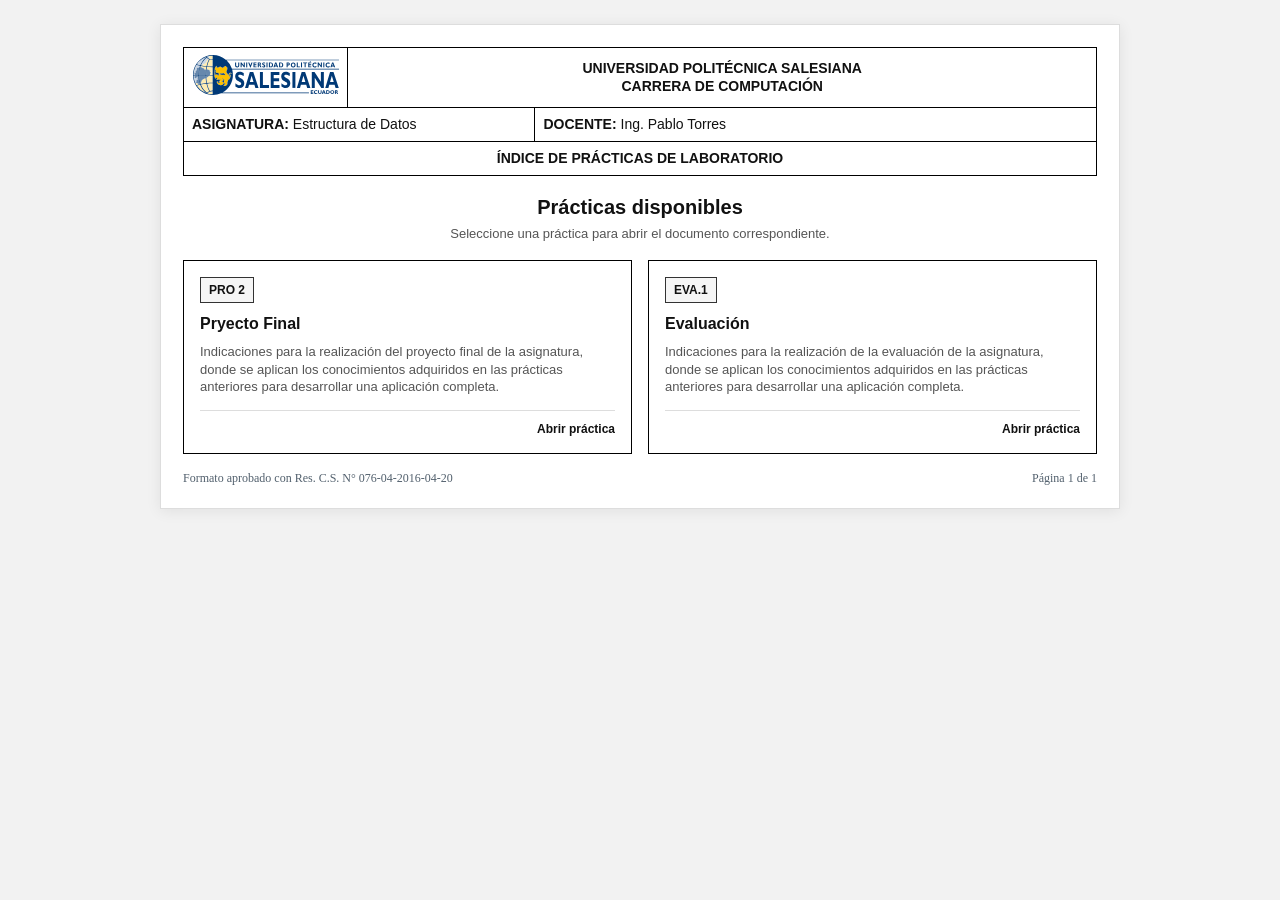
<file: index.html>
<!DOCTYPE html>
<html lang="es">

<head>
    <meta charset="UTF-8" />
    <meta
        name="viewport"
        content="width=device-width, initial-scale=1.0"
    />
    <title>Prácticas - Estructura de Datos</title>

    <link
        rel="stylesheet"
        href="./css/styles.css"
    >

    <style>
        .home-header {
            margin-bottom: 18px;
        }

        .home-title {
            margin: 14px 0 4px;
            font-size: 20px;
            text-align: center;
            font-weight: 700;
        }

        .home-subtitle {
            margin: 0 0 18px;
            text-align: center;
            color: var(--muted);
            font-size: 13px;
        }

        .practice-grid {
            display: grid;
            grid-template-columns: repeat(auto-fit, minmax(260px, 1fr));
            gap: 16px;
            margin-top: 18px;
        }

        .practice-card {
            display: flex;
            flex-direction: column;
            justify-content: space-between;
            min-height: 170px;
            padding: 16px;
            border: 1px solid var(--border);
            background: #fff;
            color: var(--text);
            text-decoration: none;
            transition: transform .15s ease, box-shadow .15s ease, border-color .15s ease;
        }

        .practice-card:hover {
            transform: translateY(-3px);
            box-shadow: 0 4px 16px rgba(0, 0, 0, .12);
            border-color: #333;
        }

        .practice-card:active {
            transform: translateY(0);
        }

        .practice-code {
            display: inline-block;
            width: fit-content;
            margin-bottom: 10px;
            padding: 4px 8px;
            border: 1px solid #333;
            font-weight: 700;
            font-size: 12px;
            background: #f5f5f5;
        }

        .practice-card h3 {
            margin: 0 0 8px;
            font-size: 16px;
        }

        .practice-card p {
            margin: 0;
            color: var(--muted);
            font-size: 13px;
        }

        .practice-footer {
            margin-top: 14px;
            padding-top: 10px;
            border-top: 1px solid #ddd;
            font-size: 12px;
            font-weight: 700;
            text-align: right;
        }

        @media print {
            .practice-card {
                break-inside: avoid;
            }
        }
    </style>
</head>

<body>
    <main
        class="page"
        id="practice-content"
    >
        <section class="home-header">
            <table class="guide-table">
                <tr>
                    <td class="logo-cell">
                        <img
                            src="./assets/ups-svg-plain.svg"
                            alt="Logo UPS"
                            class="logo-img"
                        >
                    </td>
                    <td
                        colspan="4"
                        class="title-cell"
                    >
                        UNIVERSIDAD POLITÉCNICA SALESIANA<br>
                        CARRERA DE COMPUTACIÓN
                    </td>
                </tr>

                <tr>
                    <td colspan="2"><strong>ASIGNATURA:</strong> Estructura de Datos</td>
                    <td colspan="3"><strong>DOCENTE:</strong> Ing. Pablo Torres</td>
                </tr>

                <tr>
                    <td
                        colspan="5"
                        class="center bold"
                    >
                        ÍNDICE DE PRÁCTICAS DE LABORATORIO
                    </td>
                </tr>
            </table>
        </section>

        <h1 class="home-title">Prácticas disponibles</h1>
        <p class="home-subtitle">Seleccione una práctica para abrir el documento correspondiente.</p>

        <section class="practice-grid">

            <a
                class="practice-card"
                href="./proyecto/02-proyectoo.html"
            >
                <div>
                    <span class="practice-code">PRO 2</span>
                    <h3>Pryecto Final</h3>
                    <p>
                        Indicaciones para la realización del proyecto final de la asignatura, donde se aplican los
                        conocimientos adquiridos en las prácticas anteriores para desarrollar una aplicación completa.
                    </p>
                </div>
                <div class="practice-footer">Abrir práctica</div>
            </a>

            <a
                class="practice-card"
                href="./evaluacion.html"
            >
                <div>
                    <span class="practice-code">EVA.1</span>
                    <h3>Evaluación </h3>
                    <p>
                        Indicaciones para la realización de la evaluación de la asignatura, donde se aplican los
                        conocimientos adquiridos en las prácticas anteriores para desarrollar una aplicación completa.
                    </p>
                </div>
                <div class="practice-footer">Abrir práctica</div>
            </a>

        </section>

        <!-- <div style="text-align: center; margin: 24px auto 0;">
            <p class="signature">
                Docente: Ing. Pablo Torres
            </p>
            <p>
                Firma: _______________________________
            </p>
        </div> -->

        <div class="footer">
            <span>Formato aprobado con Res. C.S. N° 076-04-2016-04-20</span>
            <span>Página 1 de 1</span>
        </div>
    </main>
</body>

</html>
</file>
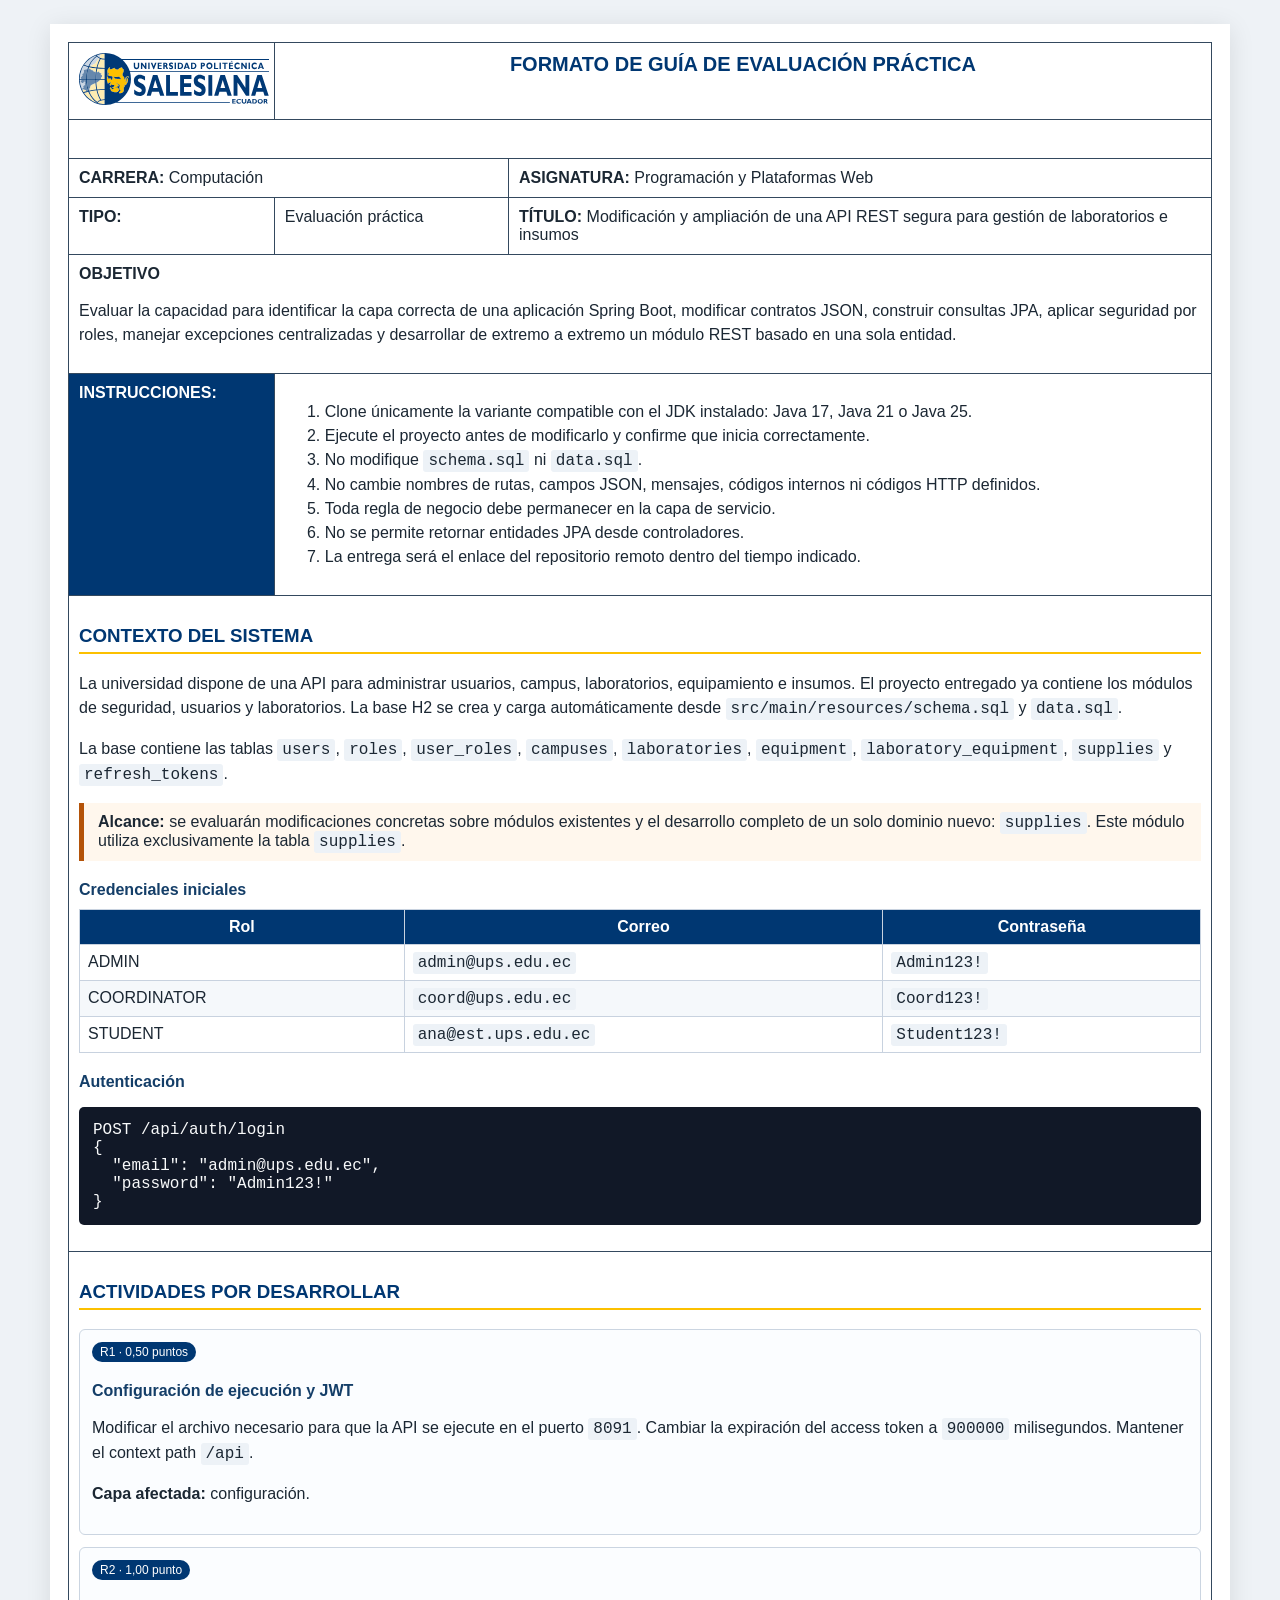
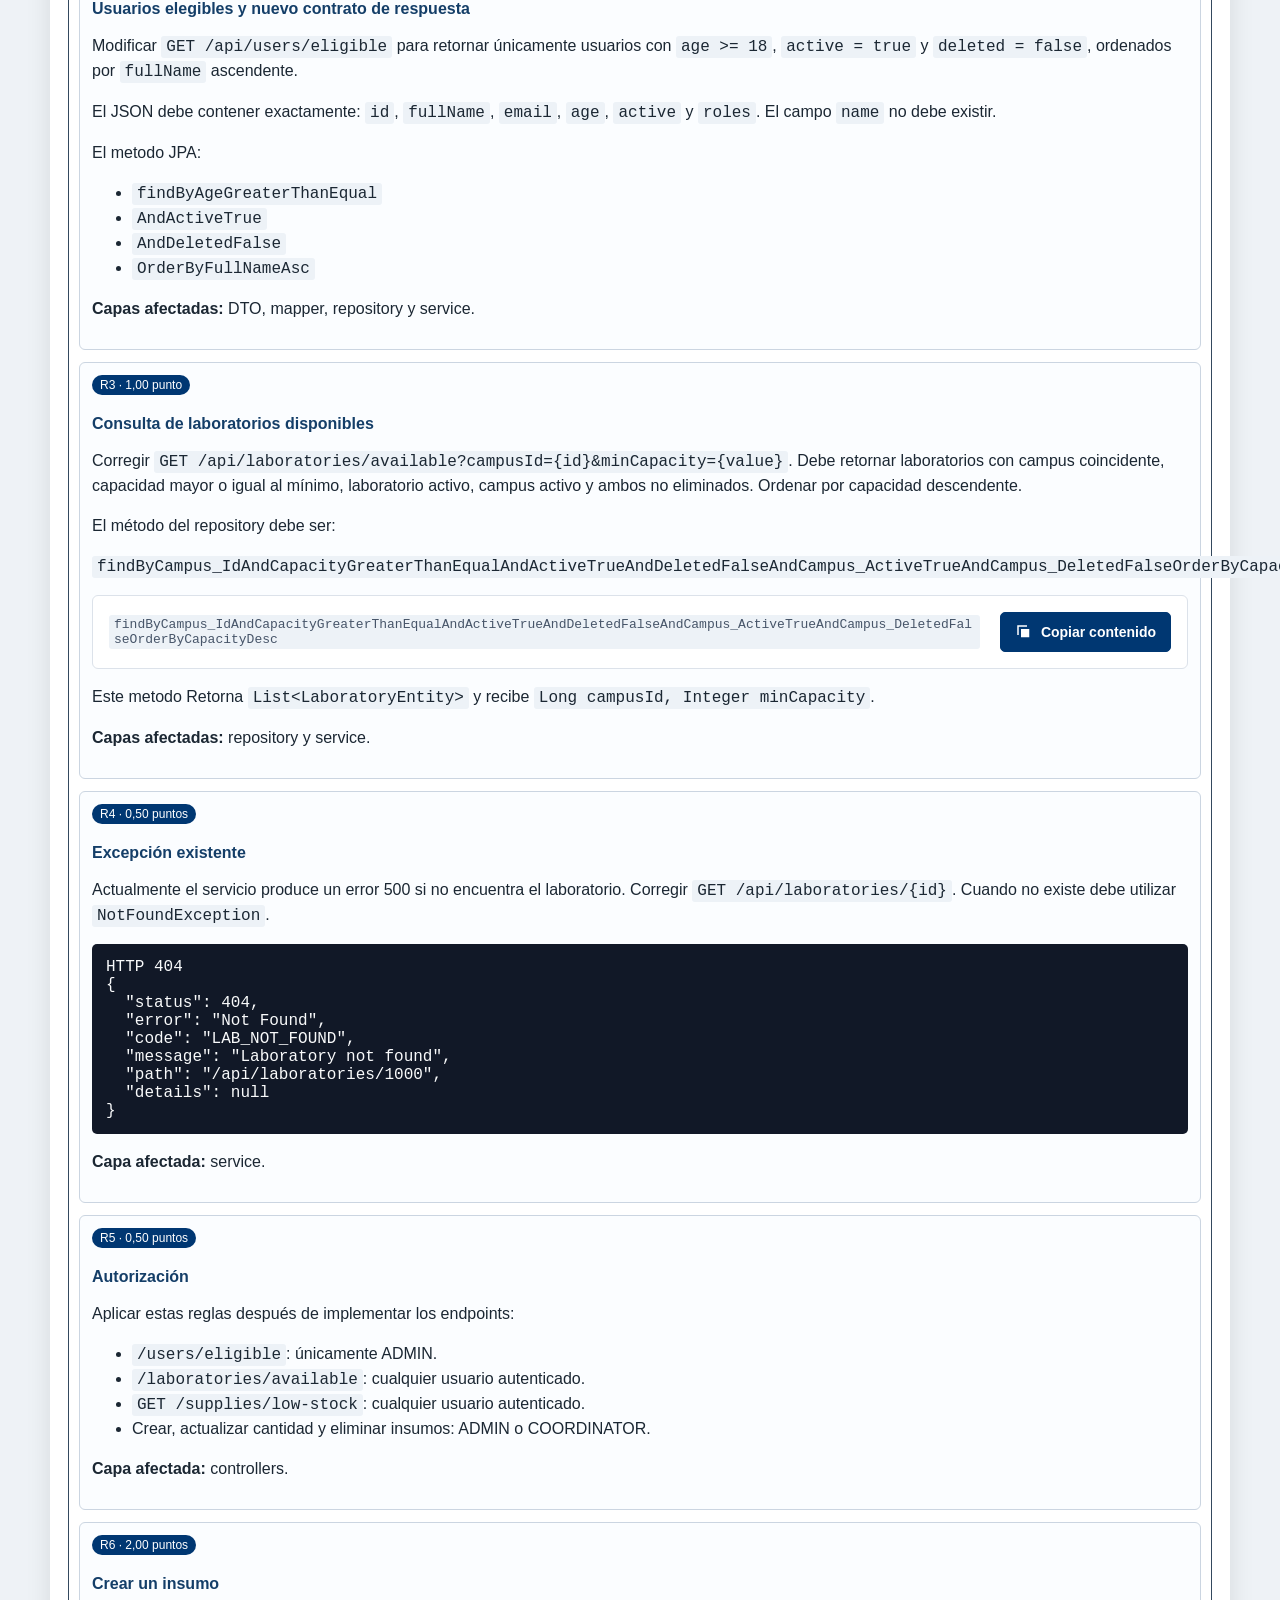
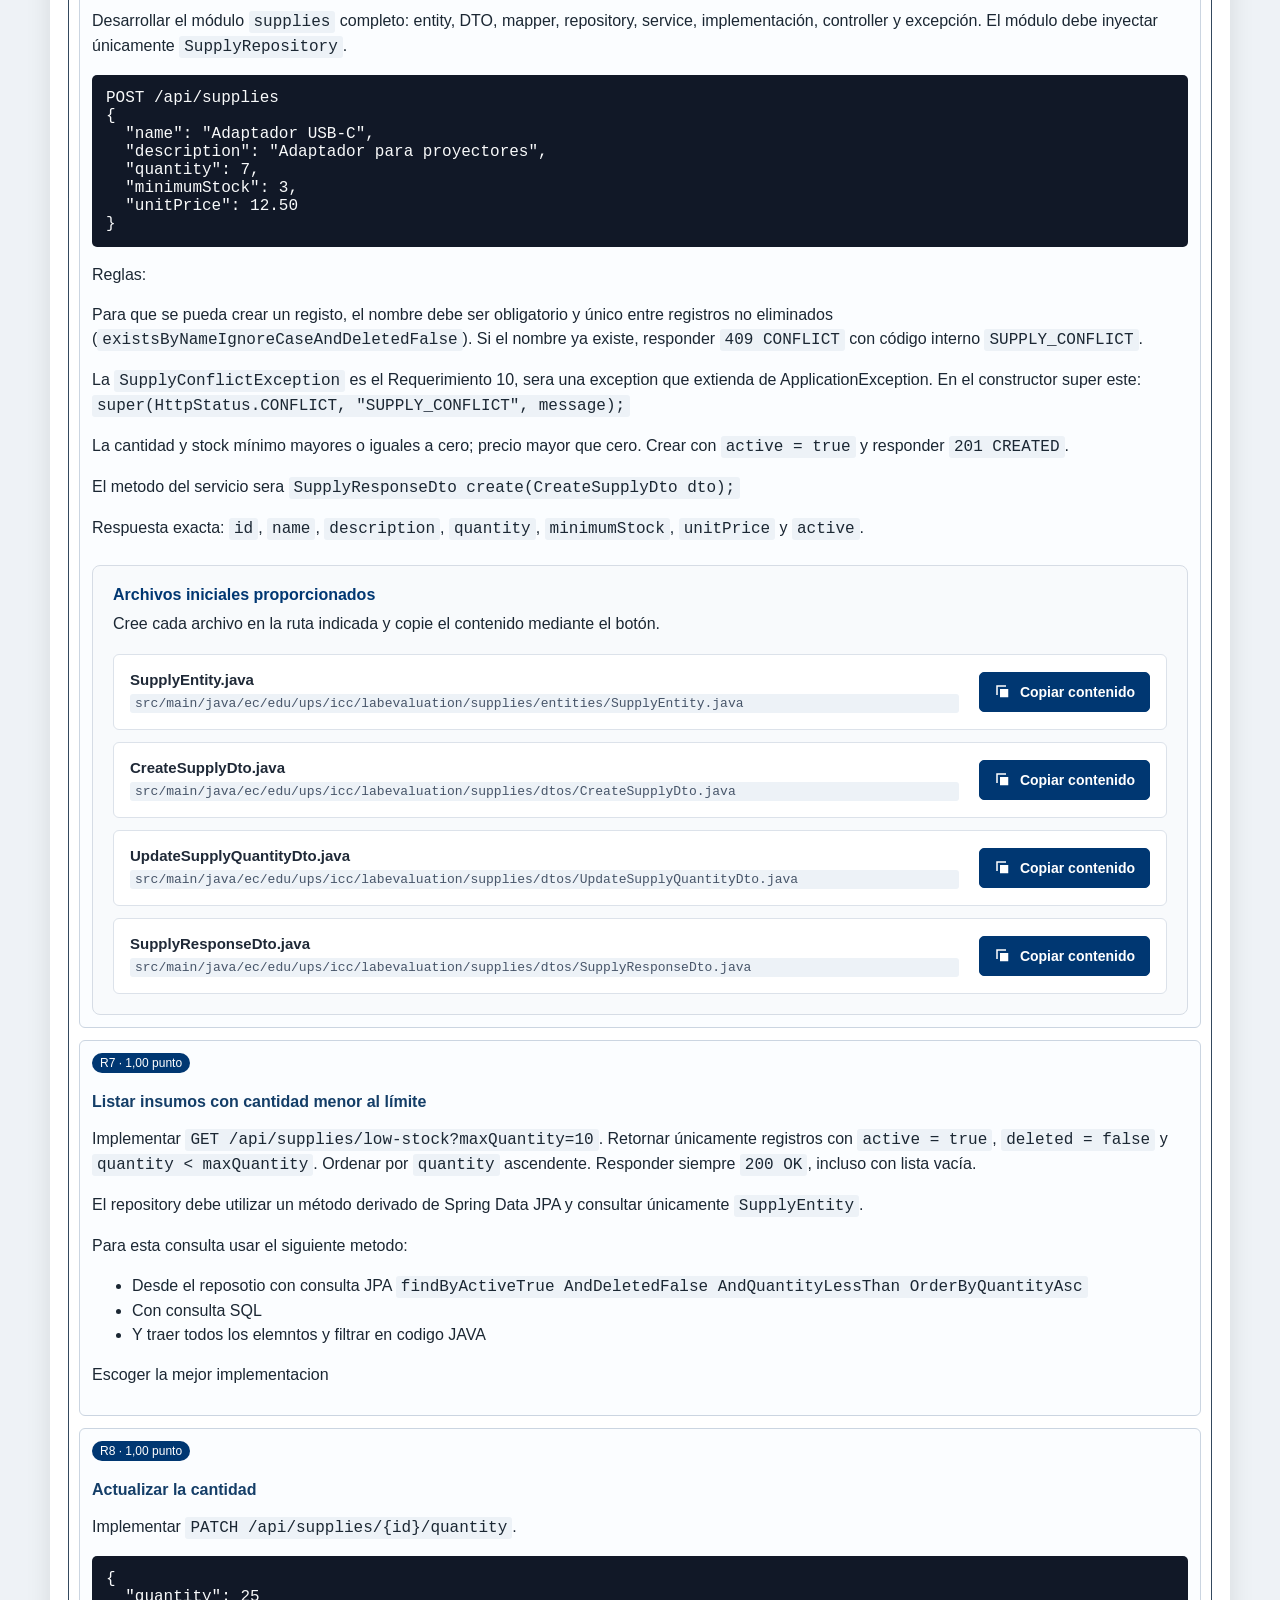
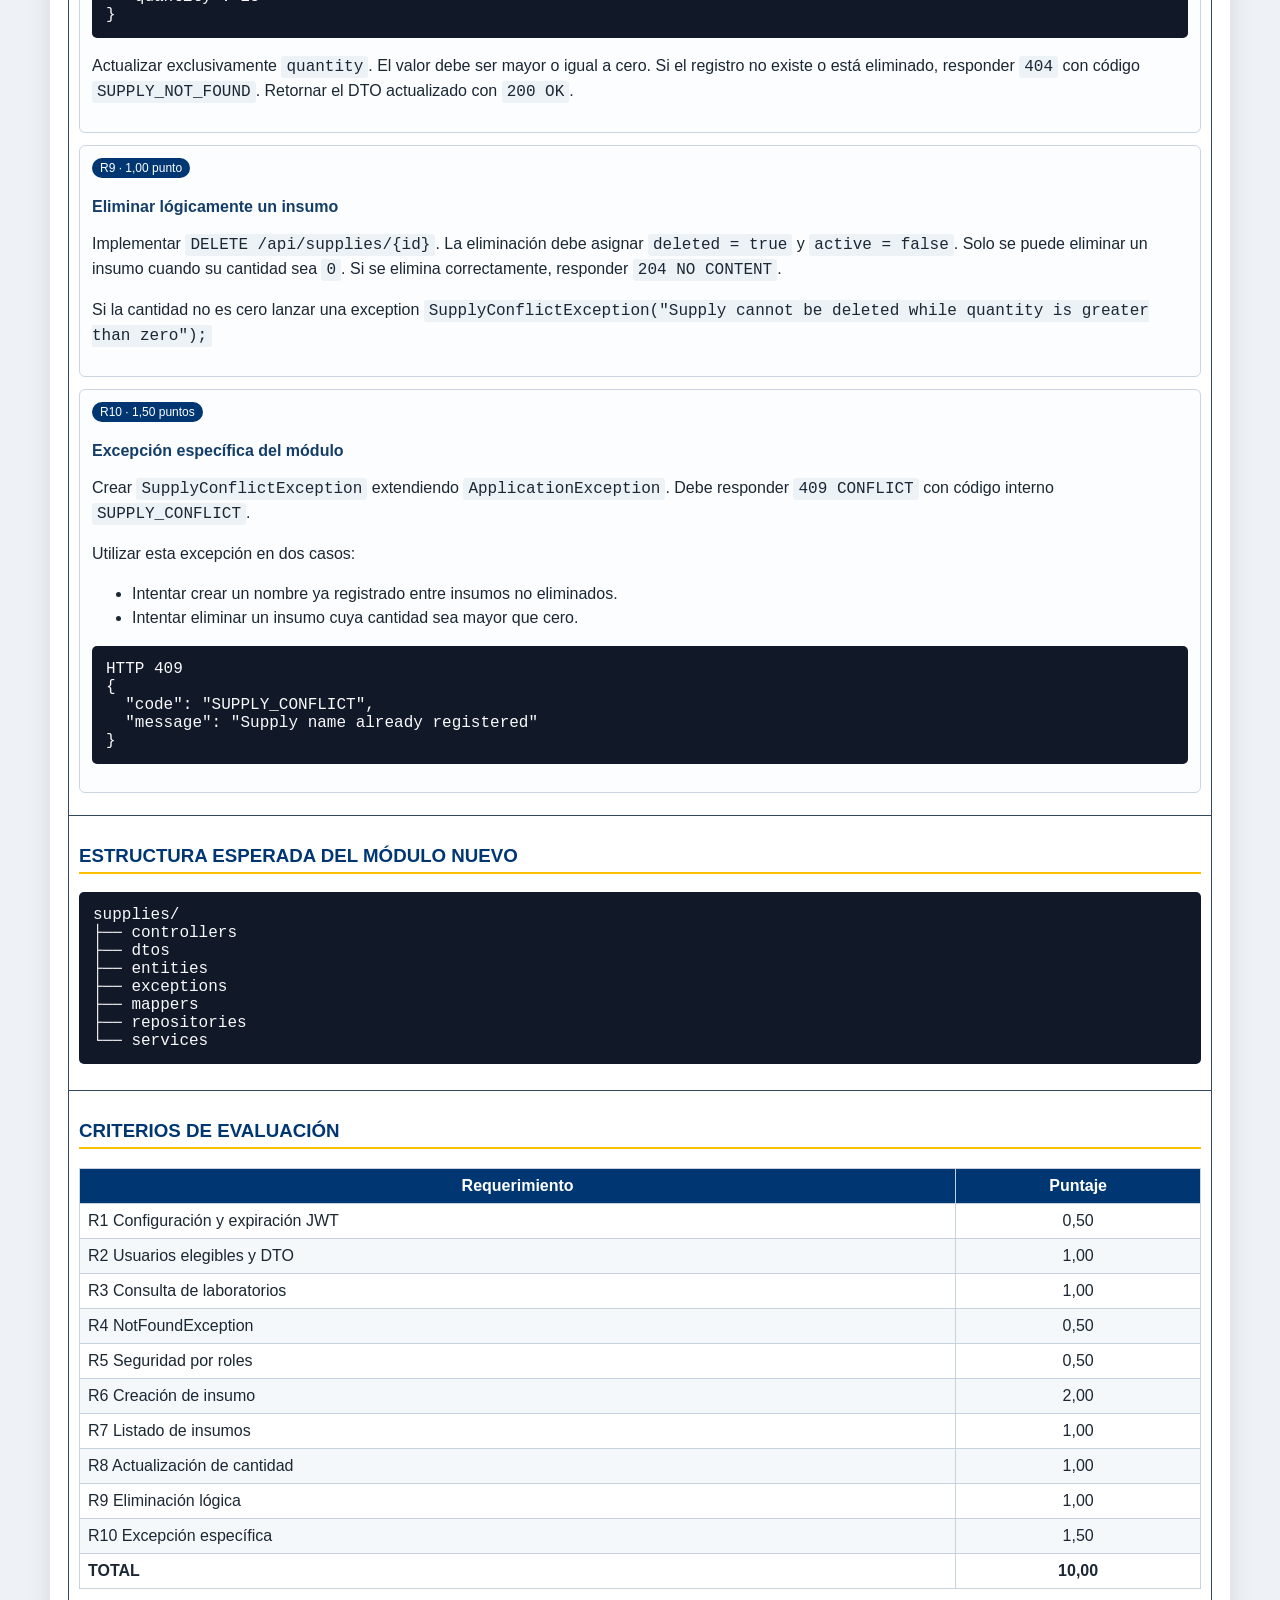
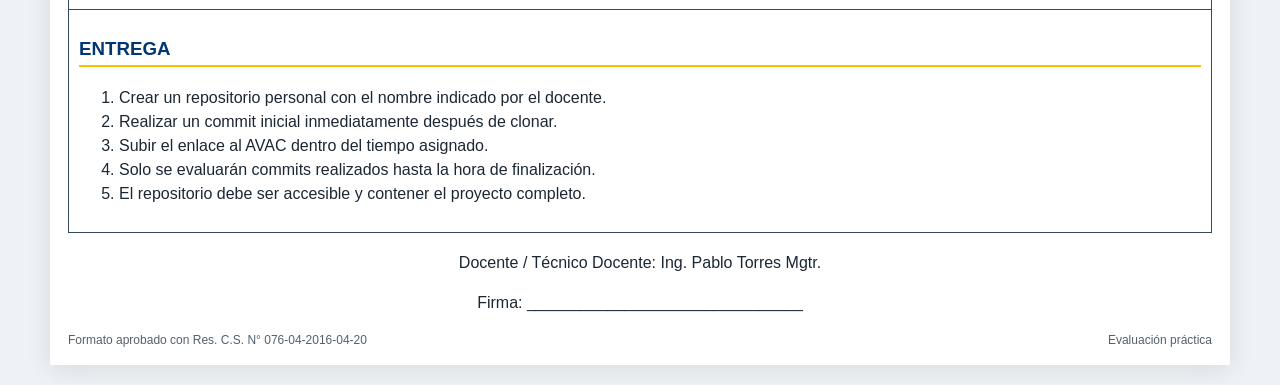
<file: evaluacion.html>
<!DOCTYPE html>
<html lang="es">

<head>
  <meta charset="UTF-8" />
  <meta
    name="viewport"
    content="width=device-width, initial-scale=1.0"
  />
  <meta
    name="robots"
    content="noindex, nofollow, noarchive"
  />
  <title>Evaluación práctica Spring Boot - Gestión de laboratorios e insumos</title>
  <link
    rel="stylesheet"
    href="css/styles-eva.css"
  />
</head>

<body>
  <div
    id="securityOverlay"
    class="security-overlay"
    aria-hidden="true"
  >
    <div class="security-overlay-content"><strong>Contenido temporalmente oculto</strong>
      <p>Regrese a esta ventana para continuar.</p>
    </div>
  </div>
  <main
    class="page"
    id="practice-content"
  >
    <table class="guide-table">
      <tr>
        <td class="logo-cell"><img
            src="assets/ups-svg-plain.svg"
            alt="Logo UPS"
            class="logo-img"
          ></td>
        <td
          colspan="4"
          class="title-cell"
        >FORMATO DE GUÍA DE EVALUACIÓN PRÁCTICA</td>
      </tr>
      <tr>
        <td colspan="5">&nbsp;</td>
      </tr>
      <tr>
        <td colspan="2"><strong>CARRERA:</strong> Computación</td>
        <td colspan="3"><strong>ASIGNATURA:</strong> Programación y Plataformas Web</td>
      </tr>
      <tr>
        <td><strong>TIPO:</strong></td>
        <td>Evaluación práctica</td>
        <td colspan="3"><strong>TÍTULO:</strong> Modificación y ampliación de una API REST segura para gestión de
          laboratorios e insumos</td>
      </tr>
      <tr>
        <td colspan="5"><strong>OBJETIVO</strong>
          <p>Evaluar la capacidad para identificar la capa correcta de una aplicación Spring Boot, modificar contratos
            JSON, construir consultas JPA, aplicar seguridad por roles, manejar excepciones centralizadas y desarrollar
            de extremo a extremo un módulo REST basado en una sola entidad.</p>
        </td>
      </tr>
      <tr>
        <td class="section-label">INSTRUCCIONES:</td>
        <td
          colspan="4"
          class="section-content"
        >
          <ol>
            <li>Clone únicamente la variante compatible con el JDK instalado: Java 17, Java 21 o Java 25.</li>
            <li>Ejecute el proyecto antes de modificarlo y confirme que inicia correctamente.</li>
            <li>No modifique <code>schema.sql</code> ni <code>data.sql</code>.</li>
            <li>No cambie nombres de rutas, campos JSON, mensajes, códigos internos ni códigos HTTP definidos.</li>
            <li>Toda regla de negocio debe permanecer en la capa de servicio.</li>
            <li>No se permite retornar entidades JPA desde controladores.</li>
            <li>La entrega será el enlace del repositorio remoto dentro del tiempo indicado.</li>
          </ol>
        </td>
      </tr>
      <tr>
        <td colspan="5">
          <h3>CONTEXTO DEL SISTEMA</h3>
          <p>La universidad dispone de una API para administrar usuarios, campus, laboratorios, equipamiento e insumos.
            El proyecto entregado ya contiene los módulos de seguridad, usuarios y laboratorios. La base H2 se crea y
            carga automáticamente desde <code>src/main/resources/schema.sql</code> y <code>data.sql</code>.</p>
          <p>La base contiene las tablas <code>users</code>, <code>roles</code>, <code>user_roles</code>,
            <code>campuses</code>, <code>laboratories</code>, <code>equipment</code>, <code>laboratory_equipment</code>,
            <code>supplies</code> y <code>refresh_tokens</code>.
          </p>
          <div class="warning"><strong>Alcance:</strong> se evaluarán modificaciones concretas sobre módulos existentes
            y el desarrollo completo de un solo dominio nuevo: <code>supplies</code>. Este módulo utiliza exclusivamente
            la tabla <code>supplies</code>.</div>
          <h4>Credenciales iniciales</h4>
          <table class="rubric">
            <thead>
              <tr>
                <th>Rol</th>
                <th>Correo</th>
                <th>Contraseña</th>
              </tr>
            </thead>
            <tbody>
              <tr>
                <td>ADMIN</td>
                <td><code>admin@ups.edu.ec</code></td>
                <td><code>Admin123!</code></td>
              </tr>
              <tr>
                <td>COORDINATOR</td>
                <td><code>coord@ups.edu.ec</code></td>
                <td><code>Coord123!</code></td>
              </tr>
              <tr>
                <td>STUDENT</td>
                <td><code>ana@est.ups.edu.ec</code></td>
                <td><code>Student123!</code></td>
              </tr>
            </tbody>
          </table>
          <h4>Autenticación</h4>
          <pre class="code-line">POST /api/auth/login
{
  "email": "admin@ups.edu.ec",
  "password": "Admin123!"
}</pre>
        </td>
      </tr>
      <tr>
        <td colspan="5">
          <h3>ACTIVIDADES POR DESARROLLAR</h3>
          <div class="requirement"><span class="badge">R1 · 0,50 puntos</span>
            <h4>Configuración de ejecución y JWT</h4>
            <p>Modificar el archivo necesario para que la API se ejecute en el puerto <code>8091</code>. Cambiar la
              expiración del access token a <code>900000</code> milisegundos. Mantener el context path
              <code>/api</code>.
            </p>
            <p><strong>Capa afectada:</strong> configuración.</p>
          </div>
          <div class="requirement"><span class="badge">R2 · 1,00 punto</span>
            <h4>Usuarios elegibles y nuevo contrato de respuesta</h4>
            <p>Modificar <code>GET /api/users/eligible</code> para retornar únicamente usuarios con
              <code>age &gt;= 18</code>, <code>active = true</code> y <code>deleted = false</code>, ordenados por
              <code>fullName</code> ascendente.
            </p>
            <p>El JSON debe contener exactamente: <code>id</code>, <code>fullName</code>, <code>email</code>,
              <code>age</code>, <code>active</code> y <code>roles</code>. El campo <code>name</code> no debe existir.
            </p>
            <p>El metodo JPA:</p>
            <ul>

              <li><code>findByAgeGreaterThanEqual</code></li>
              <li><code>AndActiveTrue</code></li>
              <li><code>AndDeletedFalse</code></li>
              <li><code>OrderByFullNameAsc</code></li>
            </ul>
            <p><strong>Capas afectadas:</strong> DTO, mapper, repository y service.</p>
          </div>
          <div class="requirement"><span class="badge">R3 · 1,00 punto</span>
            <h4>Consulta de laboratorios disponibles</h4>
            <p>Corregir <code>GET /api/laboratories/available?campusId={id}&amp;minCapacity={value}</code>. Debe
              retornar laboratorios con campus coincidente, capacidad mayor o igual al mínimo, laboratorio activo,
              campus activo y ambos no eliminados. Ordenar por capacidad descendente.</p>
            <p>El método del repository debe ser:</p>
            <p>
              <code>findByCampus_IdAndCapacityGreaterThanEqualAndActiveTrueAndDeletedFalseAndCampus_ActiveTrueAndCampus_DeletedFalseOrderByCapacityDesc</code>
            </p>
            <div class="starter-file-card">
              <div class="starter-file-information">
                <code>findByCampus_IdAndCapacityGreaterThanEqualAndActiveTrueAndDeletedFalseAndCampus_ActiveTrueAndCampus_DeletedFalseOrderByCapacityDesc</code>
              </div><button
                type="button"
                class="copy-file-button"
                data-copy-source="jpa-method"
                onclick="copyStarterFile(this)"
              ><svg
                  viewBox="0 0 24 24"
                  aria-hidden="true"
                  class="copy-icon"
                >
                  <path
                    d="M8 8h11v11H8V8Zm-3 8H3V3h13v2H5v11Z"
                    fill="currentColor"
                  />
                </svg><span>Copiar contenido</span></button>
            </div>
            <p>Este metodo Retorna <code>List&lt;LaboratoryEntity&gt;</code> y recibe
              <code>Long campusId, Integer minCapacity</code>.
            </p>
            <p><strong>Capas afectadas:</strong> repository y service.</p>
          </div>
          <div class="requirement"><span class="badge">R4 · 0,50 puntos</span>
            <h4>Excepción existente</h4>
            <p>Actualmente el servicio produce un error 500 si no encuentra el laboratorio. Corregir
              <code>GET /api/laboratories/{id}</code>. Cuando no existe debe utilizar <code>NotFoundException</code>.
            </p>
            <pre class="code-line">HTTP 404
{
  "status": 404,
  "error": "Not Found",
  "code": "LAB_NOT_FOUND",
  "message": "Laboratory not found",
  "path": "/api/laboratories/1000",
  "details": null
}</pre>
            <p><strong>Capa afectada:</strong> service.</p>
          </div>
          <div class="requirement"><span class="badge">R5 · 0,50 puntos</span>
            <h4>Autorización</h4>
            <p>Aplicar estas reglas después de implementar los endpoints:</p>
            <ul>
              <li><code>/users/eligible</code>: únicamente ADMIN.</li>
              <li><code>/laboratories/available</code>: cualquier usuario autenticado.</li>
              <li><code>GET /supplies/low-stock</code>: cualquier usuario autenticado.</li>
              <li>Crear, actualizar cantidad y eliminar insumos: ADMIN o COORDINATOR.</li>
            </ul>
            <p><strong>Capa afectada:</strong> controllers.</p>
          </div>

          <div class="requirement"><span class="badge">R6 · 2,00 puntos</span>
            <h4>Crear un insumo</h4>
            <p>Desarrollar el módulo <code>supplies</code> completo: entity, DTO, mapper, repository, service,
              implementación, controller y excepción. El módulo debe inyectar únicamente <code>SupplyRepository</code>.
            </p>
            <pre class="code-line">POST /api/supplies
{
  "name": "Adaptador USB-C",
  "description": "Adaptador para proyectores",
  "quantity": 7,
  "minimumStock": 3,
  "unitPrice": 12.50
}</pre>
            <p>Reglas:</p>
            <p>Para que se pueda crear un registo, el nombre debe ser obligatorio y único entre registros no
              eliminados (<code>existsByNameIgnoreCaseAndDeletedFalse</code>). Si el nombre ya existe, responder
              <code>409 CONFLICT</code> con código interno <code>SUPPLY_CONFLICT</code>.
            </p>

            <p>La <code>SupplyConflictException</code> es el Requerimiento 10, sera una exception que extienda de
              ApplicationException. En el
              constructor super este: <code>super(HttpStatus.CONFLICT, "SUPPLY_CONFLICT", message);
            </code> </p>

            <p>
              La cantidad y stock mínimo mayores o
              iguales a cero; precio mayor que cero. Crear con <code>active = true</code> y responder
              <code>201 CREATED</code>.
            </p>

            <p>El metodo del servicio sera <code>
    SupplyResponseDto create(CreateSupplyDto dto);

            </code></p>

            <p>Respuesta exacta: <code>id</code>, <code>name</code>, <code>description</code>, <code>quantity</code>,
              <code>minimumStock</code>, <code>unitPrice</code> y <code>active</code>.
            </p>
            <div class="starter-files">
              <h5>Archivos iniciales proporcionados</h5>
              <p class="starter-files-description">Cree cada archivo en la ruta indicada y copie el contenido mediante
                el botón.</p>
              <div class="starter-file-card">
                <div class="starter-file-information">
                  <strong>SupplyEntity.java</strong><code>src/main/java/ec/edu/ups/icc/labevaluation/supplies/entities/SupplyEntity.java</code>
                </div><button
                  type="button"
                  class="copy-file-button"
                  data-copy-source="supply-entity-source"
                  onclick="copyStarterFile(this)"
                ><svg
                    viewBox="0 0 24 24"
                    aria-hidden="true"
                    class="copy-icon"
                  >
                    <path
                      d="M8 8h11v11H8V8Zm-3 8H3V3h13v2H5v11Z"
                      fill="currentColor"
                    />
                  </svg><span>Copiar contenido</span></button>
              </div>
              <div class="starter-file-card">
                <div class="starter-file-information">
                  <strong>CreateSupplyDto.java</strong><code>src/main/java/ec/edu/ups/icc/labevaluation/supplies/dtos/CreateSupplyDto.java</code>
                </div><button
                  type="button"
                  class="copy-file-button"
                  data-copy-source="create-supply-dto-source"
                  onclick="copyStarterFile(this)"
                ><svg
                    viewBox="0 0 24 24"
                    aria-hidden="true"
                    class="copy-icon"
                  >
                    <path
                      d="M8 8h11v11H8V8Zm-3 8H3V3h13v2H5v11Z"
                      fill="currentColor"
                    />
                  </svg><span>Copiar contenido</span></button>
              </div>
              <div class="starter-file-card">
                <div class="starter-file-information">
                  <strong>UpdateSupplyQuantityDto.java</strong><code>src/main/java/ec/edu/ups/icc/labevaluation/supplies/dtos/UpdateSupplyQuantityDto.java</code>
                </div><button
                  type="button"
                  class="copy-file-button"
                  data-copy-source="update-supply-dto-source"
                  onclick="copyStarterFile(this)"
                ><svg
                    viewBox="0 0 24 24"
                    aria-hidden="true"
                    class="copy-icon"
                  >
                    <path
                      d="M8 8h11v11H8V8Zm-3 8H3V3h13v2H5v11Z"
                      fill="currentColor"
                    />
                  </svg><span>Copiar contenido</span></button>
              </div>
              <div class="starter-file-card">
                <div class="starter-file-information">
                  <strong>SupplyResponseDto.java</strong><code>src/main/java/ec/edu/ups/icc/labevaluation/supplies/dtos/SupplyResponseDto.java</code>
                </div><button
                  type="button"
                  class="copy-file-button"
                  data-copy-source="supply-response-dto-source"
                  onclick="copyStarterFile(this)"
                ><svg
                    viewBox="0 0 24 24"
                    aria-hidden="true"
                    class="copy-icon"
                  >
                    <path
                      d="M8 8h11v11H8V8Zm-3 8H3V3h13v2H5v11Z"
                      fill="currentColor"
                    />
                  </svg><span>Copiar contenido</span></button>
              </div>
            </div>
            <template id="supply-entity-source">package ec.edu.ups.icc.labevaluation.supplies.entities;

              import java.math.BigDecimal;

              import ec.edu.ups.icc.labevaluation.core.entities.BaseEntity;
              import jakarta.persistence.Column;
              import jakarta.persistence.Entity;
              import jakarta.persistence.Table;

              @Entity
              @Table(name = "supplies")
              public class SupplyEntity extends BaseEntity {

              @Column(nullable = false, unique = true, length = 120)
              private String name;

              @Column(length = 250)
              private String description;

              @Column(nullable = false)
              private Integer quantity;

              @Column(name = "minimum_stock", nullable = false)
              private Integer minimumStock;

              @Column(name = "unit_price", nullable = false, precision = 10, scale = 2)
              private BigDecimal unitPrice;

              @Column(nullable = false)
              private boolean active = true;

              public String getName() {
              return name;
              }

              public void setName(String name) {
              this.name = name;
              }

              public String getDescription() {
              return description;
              }

              public void setDescription(String description) {
              this.description = description;
              }

              public Integer getQuantity() {
              return quantity;
              }

              public void setQuantity(Integer quantity) {
              this.quantity = quantity;
              }

              public Integer getMinimumStock() {
              return minimumStock;
              }

              public void setMinimumStock(Integer minimumStock) {
              this.minimumStock = minimumStock;
              }

              public BigDecimal getUnitPrice() {
              return unitPrice;
              }

              public void setUnitPrice(BigDecimal unitPrice) {
              this.unitPrice = unitPrice;
              }

              public boolean isActive() {
              return active;
              }

              public void setActive(boolean active) {
              this.active = active;
              }
              }
            </template>
            <template id="create-supply-dto-source">package ec.edu.ups.icc.labevaluation.supplies.dtos;

              import java.math.BigDecimal;

              import jakarta.validation.constraints.DecimalMin;
              import jakarta.validation.constraints.Min;
              import jakarta.validation.constraints.NotBlank;
              import jakarta.validation.constraints.NotNull;
              import jakarta.validation.constraints.Size;

              public record CreateSupplyDto(
              @NotBlank @Size(max = 120) String name,
              @Size(max = 250) String description,
              @NotNull @Min(0) Integer quantity,
              @NotNull @Min(0) Integer minimumStock,
              @NotNull @DecimalMin(value = "0.01") BigDecimal unitPrice) {
              }
            </template>
            <template id="update-supply-dto-source">package ec.edu.ups.icc.labevaluation.supplies.dtos;

              import jakarta.validation.constraints.Min;
              import jakarta.validation.constraints.NotNull;

              public record UpdateSupplyQuantityDto(
              @NotNull @Min(0) Integer quantity) {
              }
            </template>
            <template
              id="jpa-method">findByCampus_IdAndCapacityGreaterThanEqualAndActiveTrueAndDeletedFalseAndCampus_ActiveTrueAndCampus_DeletedFalseOrderByCapacityDesc
            </template>
            <template id="supply-response-dto-source">package ec.edu.ups.icc.labevaluation.supplies.dtos;

              import java.math.BigDecimal;

              public record SupplyResponseDto(
              Long id,
              String name,
              String description,
              Integer quantity,
              Integer minimumStock,
              BigDecimal unitPrice,
              Boolean active) {
              }
            </template>
          </div>

          <div class="requirement"><span class="badge">R7 · 1,00 punto</span>
            <h4>Listar insumos con cantidad menor al límite</h4>
            <p>Implementar <code>GET /api/supplies/low-stock?maxQuantity=10</code>. Retornar únicamente registros con
              <code>active = true</code>, <code>deleted = false</code> y <code>quantity &lt; maxQuantity</code>. Ordenar
              por <code>quantity</code> ascendente. Responder siempre <code>200 OK</code>, incluso con lista vacía.
            </p>
            <p>El repository debe utilizar un método derivado de Spring Data JPA y consultar únicamente
              <code>SupplyEntity</code>.
            </p>

            <p>Para esta consulta usar el siguiente metodo:


            </p>
            <ul>
              <li>Desde el reposotio con consulta JPA
                <code>findByActiveTrue
                  AndDeletedFalse
                  AndQuantityLessThan 
                  OrderByQuantityAsc</code>
              </li>
              <li>Con consulta SQL</li>
              <li>Y traer todos los elemntos y filtrar en codigo JAVA</li>

            </ul>
            <p>Escoger la mejor implementacion</p>
          </div>

          <div class="requirement"><span class="badge">R8 · 1,00 punto</span>
            <h4>Actualizar la cantidad</h4>
            <p>Implementar <code>PATCH /api/supplies/{id}/quantity</code>.</p>
            <pre class="code-line">{
  "quantity": 25
}</pre>
            <p>Actualizar exclusivamente <code>quantity</code>. El valor debe ser mayor o igual a cero. Si el registro
              no existe o está eliminado, responder <code>404</code> con código <code>SUPPLY_NOT_FOUND</code>. Retornar
              el DTO actualizado con <code>200 OK</code>.</p>
          </div>

          <div class="requirement"><span class="badge">R9 · 1,00 punto</span>
            <h4>Eliminar lógicamente un insumo</h4>
            <p>Implementar <code>DELETE /api/supplies/{id}</code>. La eliminación debe asignar
              <code>deleted = true</code> y <code>active = false</code>. Solo se puede eliminar un insumo cuando su
              cantidad sea <code>0</code>. Si se elimina correctamente, responder <code>204 NO CONTENT</code>.
            </p>
            <p>Si la cantidad no es cero lanzar una exception
              <code>SupplyConflictException("Supply cannot be deleted while quantity is greater than zero");</code>
            </p>
          </div>

          <div class="requirement"><span class="badge">R10 · 1,50 puntos</span>
            <h4>Excepción específica del módulo</h4>
            <p>Crear <code>SupplyConflictException</code> extendiendo <code>ApplicationException</code>. Debe responder
              <code>409 CONFLICT</code> con código interno <code>SUPPLY_CONFLICT</code>.
            </p>
            <p>Utilizar esta excepción en dos casos:</p>
            <ul>
              <li>Intentar crear un nombre ya registrado entre insumos no eliminados.</li>
              <li>Intentar eliminar un insumo cuya cantidad sea mayor que cero.</li>
            </ul>
            <pre class="code-line">HTTP 409
{
  "code": "SUPPLY_CONFLICT",
  "message": "Supply name already registered"
}</pre>
          </div>
        </td>
      </tr>
      <tr>
        <td colspan="5">
          <h3>ESTRUCTURA ESPERADA DEL MÓDULO NUEVO</h3>
          <pre class="code-line">supplies/
├── controllers
├── dtos
├── entities
├── exceptions
├── mappers
├── repositories
└── services</pre>
        </td>
      </tr>
      <tr>
        <td colspan="5">
          <h3>CRITERIOS DE EVALUACIÓN</h3>
          <table class="rubric">
            <thead>
              <tr>
                <th>Requerimiento</th>
                <th>Puntaje</th>
              </tr>
            </thead>
            <tbody>
              <tr>
                <td>R1 Configuración y expiración JWT</td>
                <td class="center">0,50</td>
              </tr>
              <tr>
                <td>R2 Usuarios elegibles y DTO</td>
                <td class="center">1,00</td>
              </tr>
              <tr>
                <td>R3 Consulta de laboratorios</td>
                <td class="center">1,00</td>
              </tr>
              <tr>
                <td>R4 NotFoundException</td>
                <td class="center">0,50</td>
              </tr>
              <tr>
                <td>R5 Seguridad por roles</td>
                <td class="center">0,50</td>
              </tr>
              <tr>
                <td>R6 Creación de insumo</td>
                <td class="center">2,00</td>
              </tr>
              <tr>
                <td>R7 Listado de insumos</td>
                <td class="center">1,00</td>
              </tr>
              <tr>
                <td>R8 Actualización de cantidad</td>
                <td class="center">1,00</td>
              </tr>
              <tr>
                <td>R9 Eliminación lógica</td>
                <td class="center">1,00</td>
              </tr>
              <tr>
                <td>R10 Excepción específica</td>
                <td class="center">1,50</td>
              </tr>
              <tr>
                <td><strong>TOTAL</strong></td>
                <td class="center"><strong>10,00</strong></td>
              </tr>
            </tbody>
          </table>
        </td>
      </tr>
      <tr>
        <td colspan="5">
          <h3>ENTREGA</h3>
          <ol>
            <li>Crear un repositorio personal con el nombre indicado por el docente.</li>
            <li>Realizar un commit inicial inmediatamente después de clonar.</li>
            <li>Subir el enlace al AVAC dentro del tiempo asignado.</li>
            <li>Solo se evaluarán commits realizados hasta la hora de finalización.</li>
            <li>El repositorio debe ser accesible y contener el proyecto completo.</li>
          </ol>
        </td>
      </tr>
    </table>
    <div style="text-align:center;margin:18px auto">
      <p class="signature">Docente / Técnico Docente: Ing. Pablo Torres Mgtr.</p>
      <p>Firma: _______________________________</p>
    </div>
    <div class="footer"><span>Formato aprobado con Res. C.S. N° 076-04-2016-04-20</span><span>Evaluación práctica</span>
    </div>
  </main>
  <script src="js/protection-security-overlay.js"></script>
  <script src="js/protection.js"></script>
  <script>
    async function copyStarterFile(button) {
      const source = document.getElementById(button.dataset.copySource);
      const text = button.querySelector("span");
      if (!source) { showCopyStatus(button, text, "No se encontró el contenido", "copy-error"); return; }
      const content = source.content.textContent.replace(/^\s*\n/, "").replace(/\s+$/, "");
      try { await copyTextToClipboard(content); showCopyStatus(button, text, "Contenido copiado", "copy-success"); }
      catch (error) { console.error(error); showCopyStatus(button, text, "Error al copiar", "copy-error"); }
    }
    async function copyTextToClipboard(content) {
      if (navigator.clipboard && typeof navigator.clipboard.writeText === "function") { await navigator.clipboard.writeText(content); return; }
      const textarea = document.createElement("textarea"); textarea.value = content; textarea.setAttribute("readonly", ""); textarea.style.position = "fixed"; textarea.style.top = "-9999px"; document.body.appendChild(textarea); textarea.select(); const copied = document.execCommand("copy"); document.body.removeChild(textarea); if (!copied) throw new Error("Copia rechazada");
    }
    function showCopyStatus(button, text, message, className) { button.classList.remove("copy-success", "copy-error"); button.classList.add(className); text.textContent = message; setTimeout(() => { button.classList.remove("copy-success", "copy-error"); text.textContent = "Copiar contenido"; }, 2000); }
  </script>
</body>

</html>
</file>
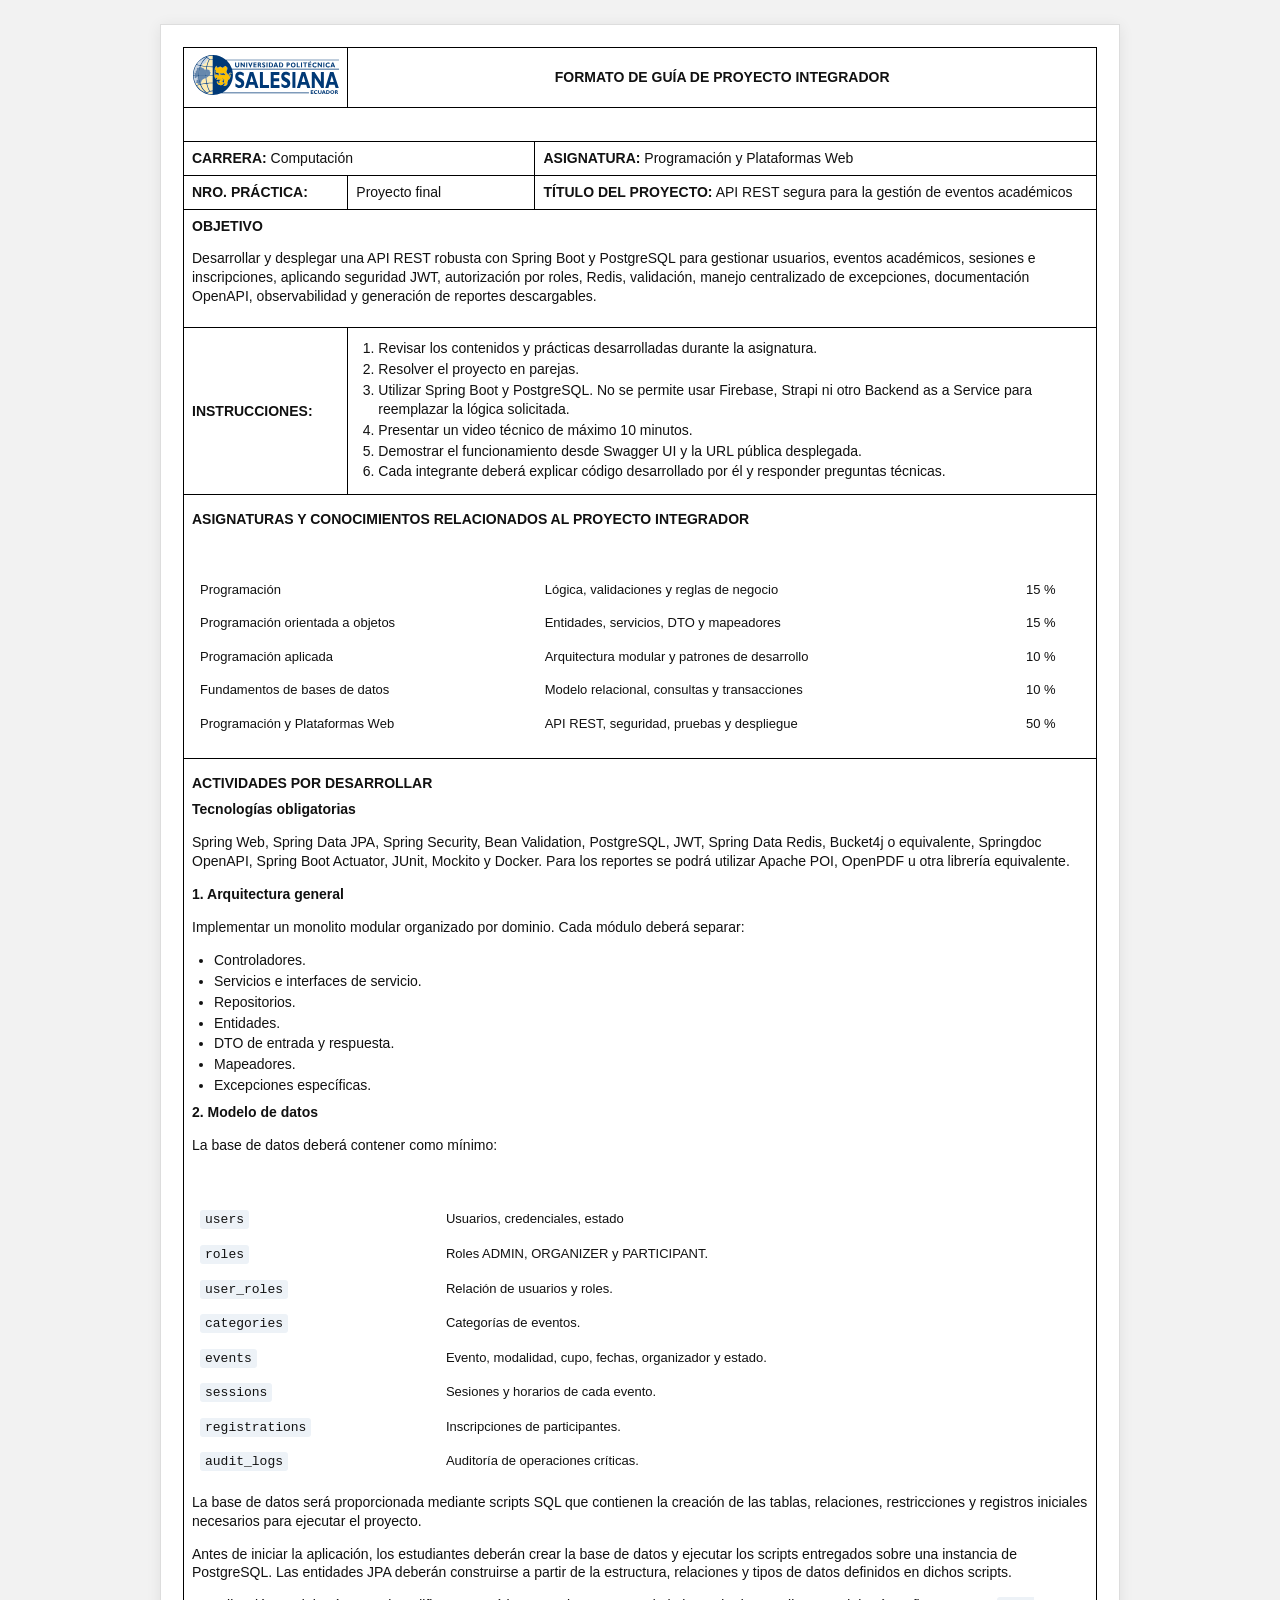
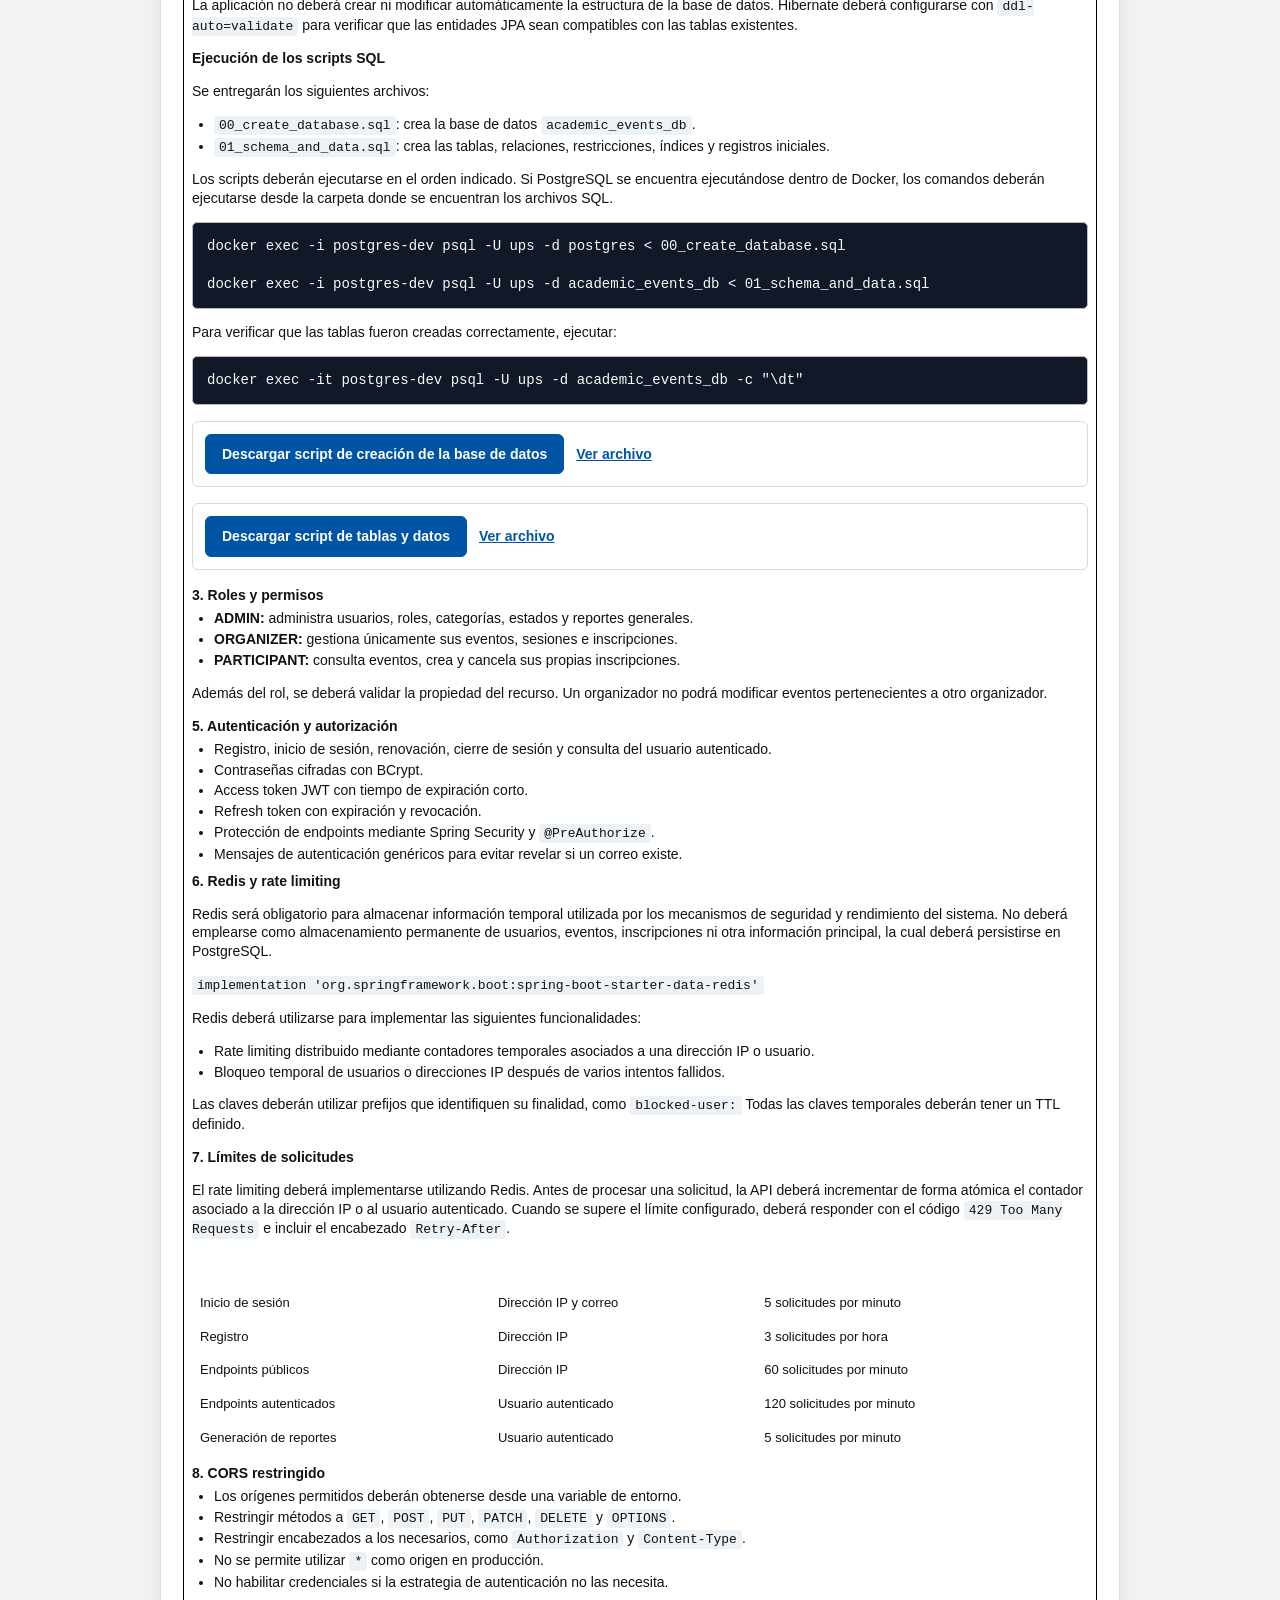
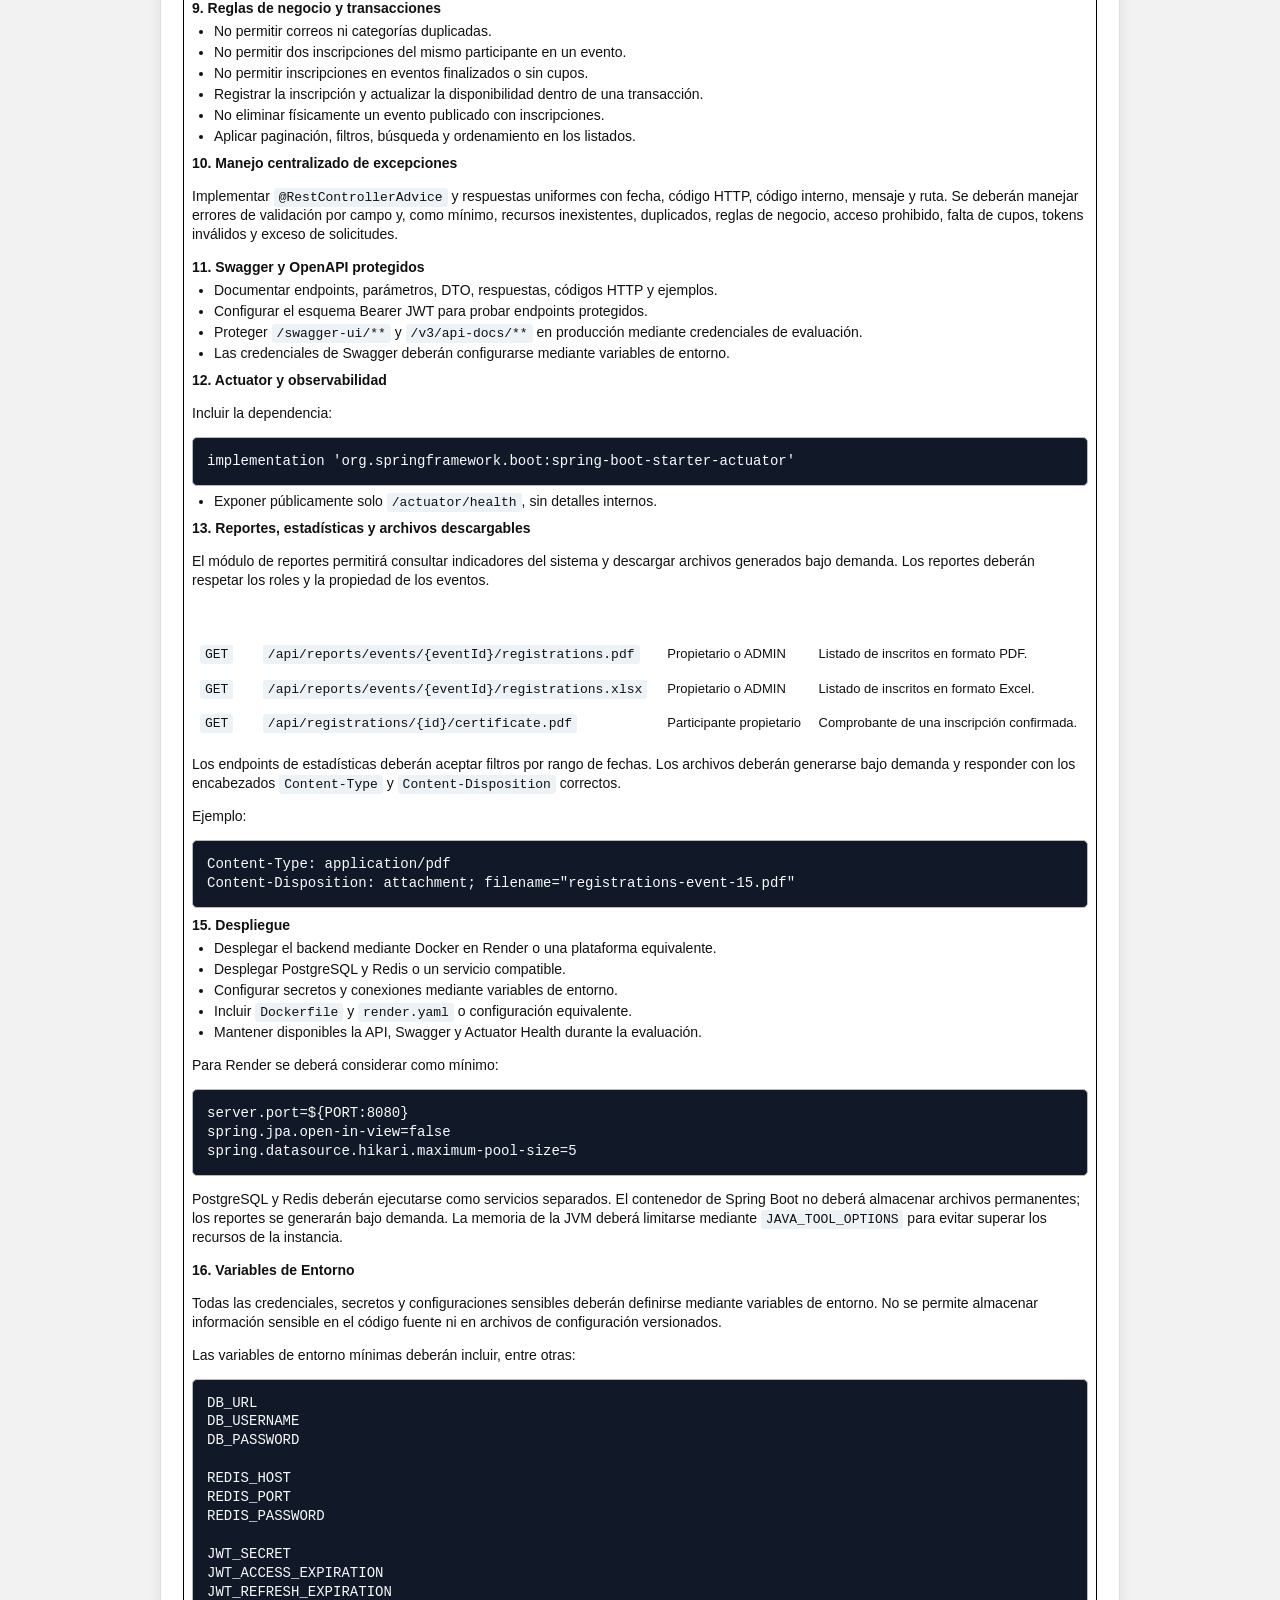
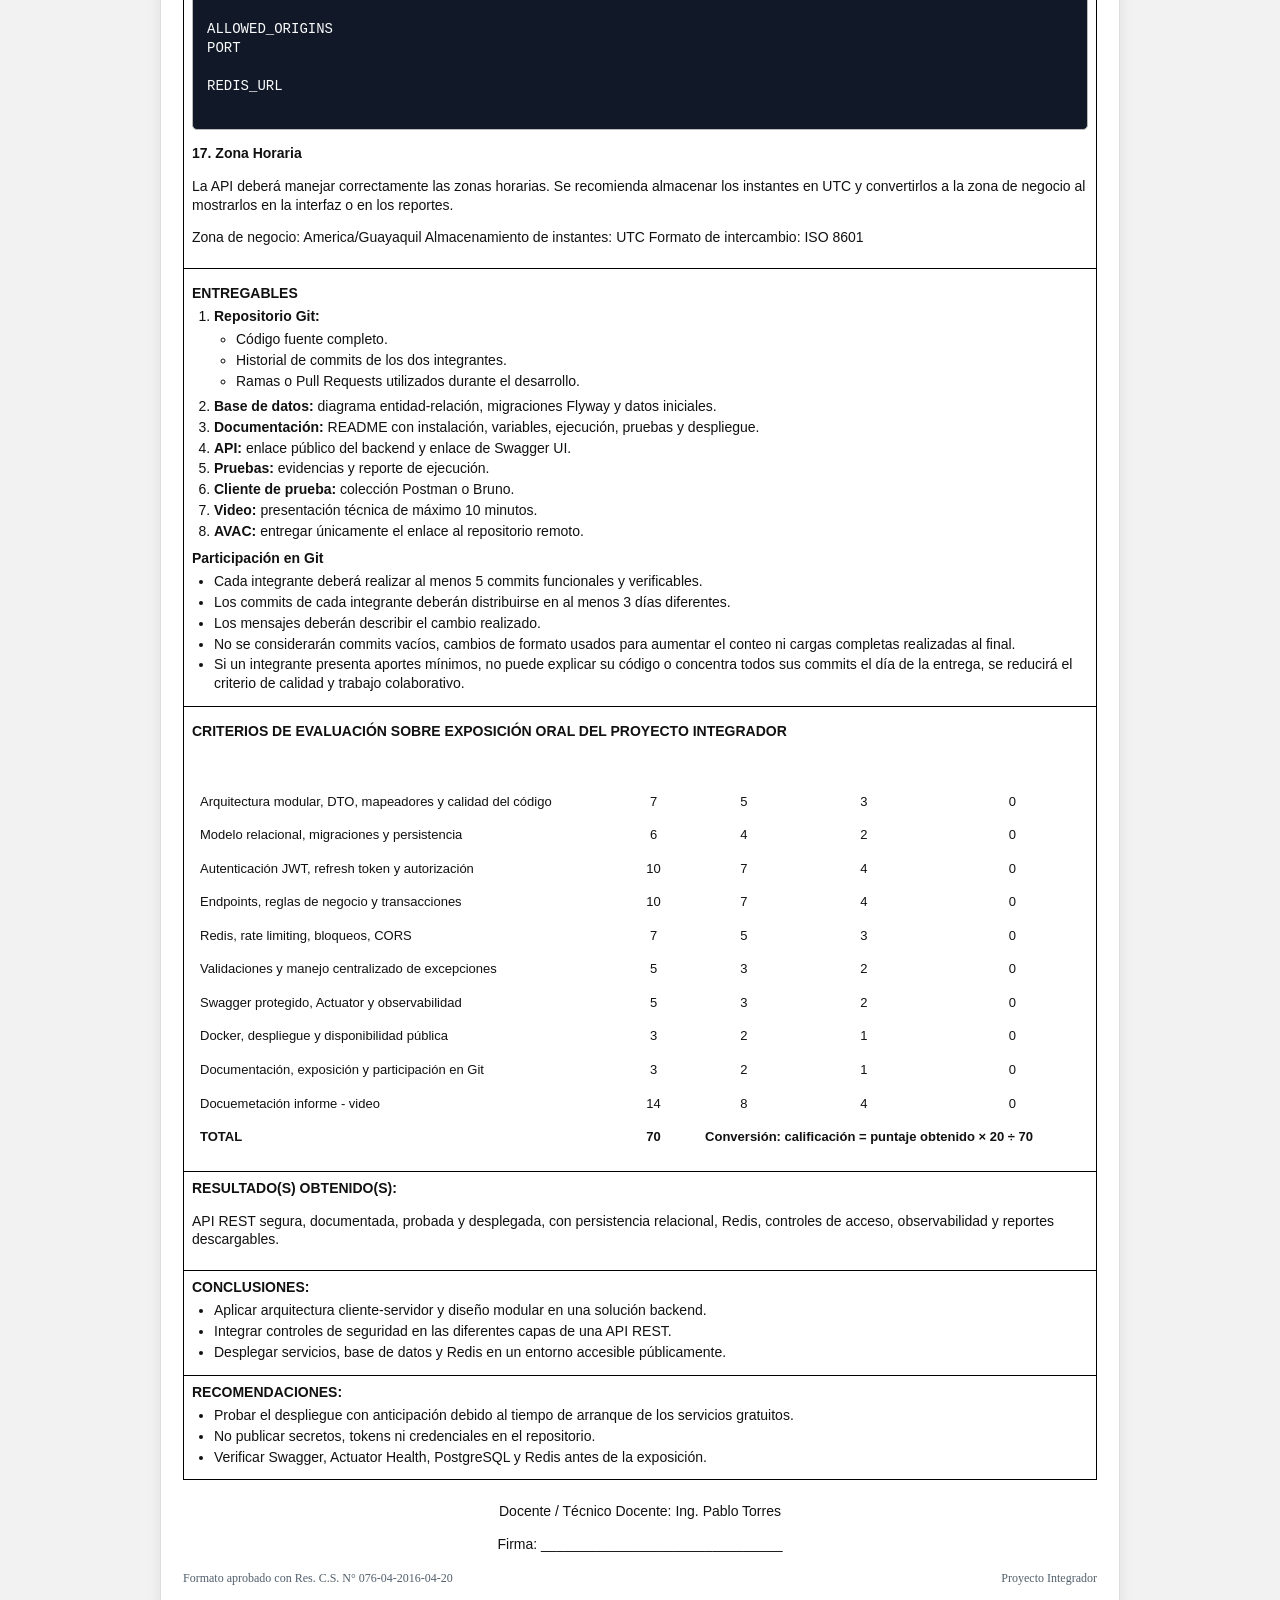
<file: proyecto/02-proyectoo.html>
<!DOCTYPE html>
<html lang="es">

<head>
    <meta charset="UTF-8" />
    <meta
        name="viewport"
        content="width=device-width, initial-scale=1.0"
    />
    <meta
        name="robots"
        content="noindex, nofollow, noarchive"
    />
    <title>Proyecto Integrador - API REST segura para gestión de eventos académicos</title>

    <link
        rel="stylesheet"
        href="../css/styles.css"
    >
</head>

<body>
    <div
        id="securityOverlay"
        class="security-overlay"
        aria-hidden="true"
    >
        <div class="security-overlay-content">
            <strong>Contenido temporalmente oculto</strong>
            <p>Regrese a esta ventana para continuar.</p>
        </div>
    </div>

    <main
        class="page"
        id="practice-content"
    >
        <table class="guide-table">
            <tr>
                <td class="logo-cell">
                    <img
                        src="../assets/ups-svg-plain.svg"
                        alt="Logo UPS"
                        class="logo-img"
                    >
                </td>
                <td
                    colspan="4"
                    class="title-cell"
                >
                    FORMATO DE GUÍA DE PROYECTO INTEGRADOR
                </td>
            </tr>

            <tr>
                <td colspan="5">&nbsp;</td>
            </tr>

            <tr>
                <td colspan="2"><strong>CARRERA:</strong> Computación</td>
                <td colspan="3"><strong>ASIGNATURA:</strong> Programación y Plataformas Web</td>
            </tr>

            <tr>
                <td><strong>NRO. PRÁCTICA:</strong></td>
                <td>Proyecto final</td>
                <td colspan="3">
                    <strong>TÍTULO DEL PROYECTO:</strong> API REST segura para la gestión de eventos académicos
                </td>
            </tr>

            <tr>
                <td colspan="5">
                    <strong>OBJETIVO</strong>
                    <p>
                        Desarrollar y desplegar una API REST robusta con Spring Boot y PostgreSQL para gestionar
                        usuarios, eventos académicos, sesiones e inscripciones, aplicando seguridad JWT, autorización
                        por roles, Redis, validación, manejo centralizado de excepciones, documentación OpenAPI,
                        observabilidad y generación de reportes descargables.
                    </p>
                </td>
            </tr>

            <tr>
                <td class="section-label">INSTRUCCIONES:</td>
                <td
                    colspan="4"
                    class="section-content"
                >
                    <ol>
                        <li>Revisar los contenidos y prácticas desarrolladas durante la asignatura.</li>
                        <li>Resolver el proyecto en parejas.</li>
                        <li>Utilizar Spring Boot y PostgreSQL. No se permite usar Firebase, Strapi ni otro Backend as a
                            Service para reemplazar la lógica solicitada.</li>
                        <li>Presentar un video técnico de máximo 10 minutos.</li>
                        <li>Demostrar el funcionamiento desde Swagger UI y la URL pública desplegada.</li>
                        <li>Cada integrante deberá explicar código desarrollado por él y responder preguntas técnicas.
                        </li>
                    </ol>
                </td>
            </tr>

            <tr>
                <td colspan="5">
                    <h3>ASIGNATURAS Y CONOCIMIENTOS RELACIONADOS AL PROYECTO INTEGRADOR</h3>
                    <table class="rubric">
                        <thead>
                            <tr>
                                <th>Asignatura</th>
                                <th>Contenido relacionado</th>
                                <th>Aporte</th>
                            </tr>
                        </thead>
                        <tbody>
                            <tr>
                                <td>Programación</td>
                                <td>Lógica, validaciones y reglas de negocio</td>
                                <td class="center">15 %</td>
                            </tr>
                            <tr>
                                <td>Programación orientada a objetos</td>
                                <td>Entidades, servicios, DTO y mapeadores</td>
                                <td class="center">15 %</td>
                            </tr>
                            <tr>
                                <td>Programación aplicada</td>
                                <td>Arquitectura modular y patrones de desarrollo</td>
                                <td class="center">10 %</td>
                            </tr>
                            <tr>
                                <td>Fundamentos de bases de datos</td>
                                <td>Modelo relacional, consultas y transacciones</td>
                                <td class="center">10 %</td>
                            </tr>
                            <tr>
                                <td>Programación y Plataformas Web</td>
                                <td>API REST, seguridad, pruebas y despliegue</td>
                                <td class="center">50 %</td>
                            </tr>
                        </tbody>
                    </table>
                </td>
            </tr>

            <tr>
                <td colspan="5">
                    <h3>ACTIVIDADES POR DESARROLLAR</h3>

                    <h4>Tecnologías obligatorias</h4>
                    <p>
                        Spring Web, Spring Data JPA, Spring Security, Bean Validation, PostgreSQL, JWT,
                        Spring Data Redis, Bucket4j o equivalente, Springdoc OpenAPI, Spring Boot Actuator, JUnit,
                        Mockito y Docker. Para los reportes se podrá utilizar Apache POI, OpenPDF u otra librería
                        equivalente.
                    </p>

                    <h4>1. Arquitectura general</h4>
                    <p>Implementar un monolito modular organizado por dominio. Cada módulo deberá separar:</p>
                    <ul>
                        <li>Controladores.</li>
                        <li>Servicios e interfaces de servicio.</li>
                        <li>Repositorios.</li>
                        <li>Entidades.</li>
                        <li>DTO de entrada y respuesta.</li>
                        <li>Mapeadores.</li>
                        <li>Excepciones específicas.</li>
                    </ul>

                    <h4>2. Modelo de datos</h4>
                    <p>La base de datos deberá contener como mínimo:</p>
                    <table class="rubric">
                        <thead>
                            <tr>
                                <th>Entidad</th>
                                <th>Responsabilidad</th>
                            </tr>
                        </thead>
                        <tbody>
                            <tr>
                                <td><code>users</code></td>
                                <td>Usuarios, credenciales, estado</td>
                            </tr>
                            <tr>
                                <td><code>roles</code></td>
                                <td>Roles ADMIN, ORGANIZER y PARTICIPANT.</td>
                            </tr>
                            <tr>
                                <td><code>user_roles</code></td>
                                <td>Relación de usuarios y roles.</td>
                            </tr>
                            <tr>
                                <td><code>categories</code></td>
                                <td>Categorías de eventos.</td>
                            </tr>
                            <tr>
                                <td><code>events</code></td>
                                <td>Evento, modalidad, cupo, fechas, organizador y estado.</td>
                            </tr>
                            <tr>
                                <td><code>sessions</code></td>
                                <td>Sesiones y horarios de cada evento.</td>
                            </tr>
                            <tr>
                                <td><code>registrations</code></td>
                                <td>Inscripciones de participantes.</td>
                            </tr>

                            <tr>
                                <td><code>audit_logs</code></td>
                                <td>Auditoría de operaciones críticas.</td>
                            </tr>
                        </tbody>
                    </table>
                    <p>
                        La base de datos será proporcionada mediante scripts SQL que contienen la creación de las
                        tablas,
                        relaciones, restricciones y registros iniciales necesarios para ejecutar el proyecto.
                    </p>

                    <p>
                        Antes de iniciar la aplicación, los estudiantes deberán crear la base de datos y ejecutar los
                        scripts
                        entregados sobre una instancia de PostgreSQL. Las entidades JPA deberán construirse a partir de
                        la
                        estructura, relaciones y tipos de datos definidos en dichos scripts.
                    </p>

                    <p>
                        La aplicación no deberá crear ni modificar automáticamente la estructura de la base de datos.
                        Hibernate deberá configurarse con <code>ddl-auto=validate</code> para verificar que las
                        entidades JPA
                        sean compatibles con las tablas existentes.
                    </p>

                    <h4>Ejecución de los scripts SQL</h4>

                    <p>
                        Se entregarán los siguientes archivos:
                    </p>

                    <ul>
                        <li>
                            <code>00_create_database.sql</code>: crea la base de datos
                            <code>academic_events_db</code>.
                        </li>
                        <li>
                            <code>01_schema_and_data.sql</code>: crea las tablas, relaciones, restricciones, índices y
                            registros
                            iniciales.
                        </li>
                    </ul>

                    <p>
                        Los scripts deberán ejecutarse en el orden indicado. Si PostgreSQL se encuentra ejecutándose
                        dentro
                        de Docker, los comandos deberán ejecutarse desde la carpeta donde se encuentran los archivos
                        SQL.
                    </p>

                    <pre class="code-line">docker exec -i postgres-dev psql -U ups -d postgres &lt; 00_create_database.sql

docker exec -i postgres-dev psql -U ups -d academic_events_db &lt; 01_schema_and_data.sql</pre>

                    <p>
                        Para verificar que las tablas fueron creadas correctamente, ejecutar:
                    </p>

                    <pre class="code-line">docker exec -it postgres-dev psql -U ups -d academic_events_db -c "\dt"</pre>


                    <div class="download-list">
                        <div class="download-file">
                            <a
                                href="files/00_create_database.sql"
                                download="00_create_database.sql"
                                class="download-button"
                            >
                                Descargar script de creación de la base de datos
                            </a>

                            <a
                                href="files/00_create_database.sql"
                                target="_blank"
                                rel="noopener noreferrer"
                                class="view-file-link"
                            >
                                Ver archivo
                            </a>
                        </div>

                        <div class="download-file">
                            <a
                                href="files/01_schema_and_data.sql"
                                download="01_schema_and_data.sql"
                                class="download-button"
                            >
                                Descargar script de tablas y datos
                            </a>

                            <a
                                href="files/V1__initial_schema_and_data.sql"
                                target="_blank"
                                rel="noopener noreferrer"
                                class="view-file-link"
                            >
                                Ver archivo
                            </a>
                        </div>
                    </div>
                    <h4>3. Roles y permisos</h4>
                    <ul>
                        <li><strong>ADMIN:</strong> administra usuarios, roles, categorías, estados y reportes
                            generales.</li>
                        <li><strong>ORGANIZER:</strong> gestiona únicamente sus eventos, sesiones e inscripciones.</li>
                        <li><strong>PARTICIPANT:</strong> consulta eventos, crea y cancela sus propias inscripciones.
                        </li>
                    </ul>
                    <p>
                        Además del rol, se deberá validar la propiedad del recurso. Un organizador no podrá modificar
                        eventos pertenecientes a otro organizador.
                    </p>

                    <div data-include-html="partials/flujo-endpoints.html"></div>
                    <noscript>
                        <h4>4. Flujo funcional y endpoints mínimos</h4>

                        <p>Esta sección requiere JavaScript habilitado para mostrarse correctamente.</p>
                    </noscript>


                    <h4>5. Autenticación y autorización</h4>
                    <ul>
                        <li>Registro, inicio de sesión, renovación, cierre de sesión y consulta del usuario autenticado.
                        </li>
                        <li>Contraseñas cifradas con BCrypt.</li>
                        <li>Access token JWT con tiempo de expiración corto.</li>
                        <li>Refresh token con expiración y revocación.</li>
                        <li>Protección de endpoints mediante Spring Security y <code>@PreAuthorize</code>.</li>
                        <li>Mensajes de autenticación genéricos para evitar revelar si un correo existe.</li>
                    </ul>

                    <h4>6. Redis y rate limiting</h4>

                    <p>
                        Redis será obligatorio para almacenar información temporal utilizada por los mecanismos de
                        seguridad y rendimiento
                        del sistema. No deberá emplearse como almacenamiento permanente de usuarios, eventos,
                        inscripciones ni otra
                        información principal, la cual deberá persistirse en PostgreSQL.
                    </p>

                    <code>implementation 'org.springframework.boot:spring-boot-starter-data-redis'</code>

                    <p>Redis deberá utilizarse para implementar las siguientes funcionalidades:</p>

                    <ul>
                        <li>
                            Rate limiting distribuido mediante contadores temporales asociados a una dirección IP o
                            usuario.
                        </li>
                        <li>
                            Bloqueo temporal de usuarios o direcciones IP después de varios intentos fallidos.
                        </li>
                    </ul>

                    <p>
                        Las claves deberán utilizar prefijos que identifiquen su finalidad, como
                        <code>blocked-user:</code> Todas las claves temporales deberán
                        tener un TTL definido.
                    </p>

                    <h4>7. Límites de solicitudes</h4>

                    <p>
                        El rate limiting deberá implementarse utilizando Redis. Antes de procesar una solicitud, la API
                        deberá incrementar
                        de forma atómica el contador asociado a la dirección IP o al usuario autenticado. Cuando se
                        supere el límite
                        configurado, deberá responder con el código <code>429 Too Many Requests</code> e incluir el
                        encabezado
                        <code>Retry-After</code>.
                    </p>

                    <table class="rubric">
                        <thead>
                            <tr>
                                <th>Operación</th>
                                <th>Identificador</th>
                                <th>Límite máximo permitido</th>
                            </tr>
                        </thead>
                        <tbody>
                            <tr>
                                <td>Inicio de sesión</td>
                                <td>Dirección IP y correo</td>
                                <td>5 solicitudes por minuto</td>
                            </tr>
                            <tr>
                                <td>Registro</td>
                                <td>Dirección IP</td>
                                <td>3 solicitudes por hora</td>
                            </tr>
                            <tr>
                                <td>Endpoints públicos</td>
                                <td>Dirección IP</td>
                                <td>60 solicitudes por minuto</td>
                            </tr>
                            <tr>
                                <td>Endpoints autenticados</td>
                                <td>Usuario autenticado</td>
                                <td>120 solicitudes por minuto</td>
                            </tr>
                            <tr>
                                <td>Generación de reportes</td>
                                <td>Usuario autenticado</td>
                                <td>5 solicitudes por minuto</td>
                            </tr>
                        </tbody>
                    </table>

                    <h4>8. CORS restringido</h4>
                    <ul>
                        <li>Los orígenes permitidos deberán obtenerse desde una variable de entorno.</li>
                        <li>Restringir métodos a <code>GET</code>, <code>POST</code>, <code>PUT</code>,
                            <code>PATCH</code>, <code>DELETE</code> y <code>OPTIONS</code>.
                        </li>
                        <li>Restringir encabezados a los necesarios, como <code>Authorization</code> y
                            <code>Content-Type</code>.
                        </li>
                        <li>No se permite utilizar <code>*</code> como origen en producción.</li>
                        <li>No habilitar credenciales si la estrategia de autenticación no las necesita.</li>
                    </ul>

                    <h4>9. Reglas de negocio y transacciones</h4>
                    <ul>
                        <li>No permitir correos ni categorías duplicadas.</li>
                        <li>No permitir dos inscripciones del mismo participante en un evento.</li>
                        <li>No permitir inscripciones en eventos finalizados o sin cupos.</li>
                        <li>Registrar la inscripción y actualizar la disponibilidad dentro de una transacción.</li>
                        <li>No eliminar físicamente un evento publicado con inscripciones.</li>

                        <li>Aplicar paginación, filtros, búsqueda y ordenamiento en los listados.</li>
                    </ul>

                    <h4>10. Manejo centralizado de excepciones</h4>
                    <p>
                        Implementar <code>@RestControllerAdvice</code> y respuestas uniformes con fecha, código HTTP,
                        código interno, mensaje y ruta. Se deberán manejar errores de validación por campo y, como
                        mínimo, recursos inexistentes, duplicados, reglas de negocio, acceso prohibido, falta de cupos,
                        tokens inválidos y exceso de solicitudes.
                    </p>

                    <h4>11. Swagger y OpenAPI protegidos</h4>
                    <ul>
                        <li>Documentar endpoints, parámetros, DTO, respuestas, códigos HTTP y ejemplos.</li>
                        <li>Configurar el esquema Bearer JWT para probar endpoints protegidos.</li>
                        <li>Proteger <code>/swagger-ui/**</code> y <code>/v3/api-docs/**</code> en producción mediante
                            credenciales de evaluación.</li>
                        <li>Las credenciales de Swagger deberán configurarse mediante variables de entorno.</li>
                    </ul>

                    <h4>12. Actuator y observabilidad</h4>
                    <p>Incluir la dependencia:</p>
                    <pre class="code-line">implementation 'org.springframework.boot:spring-boot-starter-actuator'</pre>
                    <ul>
                        <li>Exponer públicamente solo <code>/actuator/health</code>, sin detalles internos.</li>
                    </ul>

                    <h4>13. Reportes, estadísticas y archivos descargables</h4>

                    <p>
                        El módulo de reportes permitirá consultar indicadores del sistema y descargar archivos generados
                        bajo demanda.
                        Los reportes deberán respetar los roles y la propiedad de los eventos.
                    </p>

                    <table class="rubric">
                        <thead>
                            <tr>
                                <th>Método</th>
                                <th>Endpoint</th>
                                <th>Acceso</th>
                                <th>Resultado</th>
                            </tr>
                        </thead>
                        <tbody>

                            <tr>
                                <td><code>GET</code></td>
                                <td><code>/api/reports/events/{eventId}/registrations.pdf</code></td>
                                <td>Propietario o ADMIN</td>
                                <td>
                                    Listado de inscritos en formato PDF.
                                </td>
                            </tr>
                            <tr>
                                <td><code>GET</code></td>
                                <td><code>/api/reports/events/{eventId}/registrations.xlsx</code></td>
                                <td>Propietario o ADMIN</td>
                                <td>
                                    Listado de inscritos en formato Excel.
                                </td>
                            </tr>
                            <tr>
                                <td><code>GET</code></td>
                                <td><code>/api/registrations/{id}/certificate.pdf</code></td>
                                <td>Participante propietario</td>
                                <td>
                                    Comprobante de una inscripción confirmada.
                                </td>
                            </tr>
                        </tbody>
                    </table>

                    <p>
                        Los endpoints de estadísticas deberán aceptar filtros por rango de fechas. Los archivos deberán
                        generarse bajo
                        demanda y responder con los encabezados <code>Content-Type</code> y
                        <code>Content-Disposition</code> correctos.
                    </p>

                    <p>Ejemplo:</p>

                    <pre class="code-line">Content-Type: application/pdf
Content-Disposition: attachment; filename="registrations-event-15.pdf"</pre>


                    <h4>15. Despliegue</h4>
                    <ul>
                        <li>Desplegar el backend mediante Docker en Render o una plataforma equivalente.</li>
                        <li>Desplegar PostgreSQL y Redis o un servicio compatible.</li>
                        <li>Configurar secretos y conexiones mediante variables de entorno.</li>
                        <li>Incluir <code>Dockerfile</code> y <code>render.yaml</code> o configuración equivalente.</li>
                        <li>Mantener disponibles la API, Swagger y Actuator Health durante la evaluación.</li>
                    </ul>
                    <p>Para Render se deberá considerar como mínimo:</p>
                    <pre class="code-line">server.port=${PORT:8080}
spring.jpa.open-in-view=false
spring.datasource.hikari.maximum-pool-size=5</pre>
                    <p>
                        PostgreSQL y Redis deberán ejecutarse como servicios separados. El contenedor de Spring Boot
                        no deberá almacenar archivos permanentes; los reportes se generarán bajo demanda. La memoria de
                        la JVM deberá limitarse mediante <code>JAVA_TOOL_OPTIONS</code> para evitar superar los recursos
                        de la instancia.
                    </p>

                    <h4>16. Variables de Entorno</h4>
                    <p>
                        Todas las credenciales, secretos y configuraciones sensibles deberán definirse mediante
                        variables de entorno. No se permite almacenar información sensible en el código fuente ni en
                        archivos de configuración versionados.

                    </p>

                    <p>
                        Las variables de entorno mínimas deberán incluir, entre otras:
                    <pre class="code-line">
DB_URL
DB_USERNAME
DB_PASSWORD

REDIS_HOST
REDIS_PORT
REDIS_PASSWORD

JWT_SECRET
JWT_ACCESS_EXPIRATION
JWT_REFRESH_EXPIRATION

ALLOWED_ORIGINS
PORT

REDIS_URL
                        </pre>
                    </p>

                    <h4>17. Zona Horaria</h4>
                    <p>
                        La API deberá manejar correctamente las zonas horarias. Se recomienda almacenar los instantes
                        en UTC y convertirlos a la zona de negocio al mostrarlos en la interfaz o en los reportes.
                    </p>
                    <p>
                        Zona de negocio: America/Guayaquil
                        Almacenamiento de instantes: UTC
                        Formato de intercambio: ISO 8601
                    </p>
                </td>
            </tr>

            <tr>
                <td colspan="5">
                    <h3>ENTREGABLES</h3>
                    <ol>
                        <li>
                            <strong>Repositorio Git:</strong>
                            <ul>
                                <li>Código fuente completo.</li>
                                <li>Historial de commits de los dos integrantes.</li>
                                <li>Ramas o Pull Requests utilizados durante el desarrollo.</li>
                            </ul>
                        </li>
                        <li><strong>Base de datos:</strong> diagrama entidad-relación, migraciones Flyway y datos
                            iniciales.</li>
                        <li><strong>Documentación:</strong> README con instalación, variables, ejecución, pruebas y
                            despliegue.</li>
                        <li><strong>API:</strong> enlace público del backend y enlace de Swagger UI.</li>
                        <li><strong>Pruebas:</strong> evidencias y reporte de ejecución.</li>
                        <li><strong>Cliente de prueba:</strong> colección Postman o Bruno.</li>
                        <li><strong>Video:</strong> presentación técnica de máximo 10 minutos.</li>
                        <li><strong>AVAC:</strong> entregar únicamente el enlace al repositorio remoto.</li>
                    </ol>

                    <h4>Participación en Git</h4>
                    <ul>
                        <li>Cada integrante deberá realizar al menos 5 commits funcionales y verificables.</li>
                        <li>Los commits de cada integrante deberán distribuirse en al menos 3 días diferentes.</li>
                        <li>Los mensajes deberán describir el cambio realizado.</li>
                        <li>No se considerarán commits vacíos, cambios de formato usados para aumentar el conteo ni
                            cargas completas realizadas al final.</li>
                        <li>Si un integrante presenta aportes mínimos, no puede explicar su código o concentra todos sus
                            commits el día de la entrega, se reducirá el criterio de calidad y trabajo colaborativo.
                        </li>
                    </ul>
                </td>
            </tr>

            <tr>
                <td colspan="5">
                    <h3>CRITERIOS DE EVALUACIÓN SOBRE EXPOSICIÓN ORAL DEL PROYECTO INTEGRADOR</h3>
                    <table class="rubric">
                        <thead>
                            <tr>
                                <th>Criterio</th>
                                <th>Excelente</th>
                                <th>Bueno</th>
                                <th>Insuficiente</th>
                                <th>No presenta</th>
                            </tr>
                        </thead>
                        <tbody>
                            <tr>
                                <td>Arquitectura modular, DTO, mapeadores y calidad del código</td>
                                <td class="center">7</td>
                                <td class="center">5</td>
                                <td class="center">3</td>
                                <td class="center">0</td>
                            </tr>
                            <tr>
                                <td>Modelo relacional, migraciones y persistencia</td>
                                <td class="center">6</td>
                                <td class="center">4</td>
                                <td class="center">2</td>
                                <td class="center">0</td>
                            </tr>
                            <tr>
                                <td>Autenticación JWT, refresh token y autorización</td>
                                <td class="center">10</td>
                                <td class="center">7</td>
                                <td class="center">4</td>
                                <td class="center">0</td>
                            </tr>
                            <tr>
                                <td>Endpoints, reglas de negocio y transacciones</td>
                                <td class="center">10</td>
                                <td class="center">7</td>
                                <td class="center">4</td>
                                <td class="center">0</td>
                            </tr>
                            <tr>
                                <td>Redis, rate limiting, bloqueos, CORS</td>
                                <td class="center">7</td>
                                <td class="center">5</td>
                                <td class="center">3</td>
                                <td class="center">0</td>
                            </tr>
                            <tr>
                                <td>Validaciones y manejo centralizado de excepciones</td>
                                <td class="center">5</td>
                                <td class="center">3</td>
                                <td class="center">2</td>
                                <td class="center">0</td>
                            </tr>
                            <tr>
                                <td>Swagger protegido, Actuator y observabilidad</td>
                                <td class="center">5</td>
                                <td class="center">3</td>
                                <td class="center">2</td>
                                <td class="center">0</td>
                            </tr>

                            <tr>
                                <td>Docker, despliegue y disponibilidad pública</td>
                                <td class="center">3</td>
                                <td class="center">2</td>
                                <td class="center">1</td>
                                <td class="center">0</td>
                            </tr>
                            <tr>
                                <td>Documentación, exposición y participación en Git</td>
                                <td class="center">3</td>
                                <td class="center">2</td>
                                <td class="center">1</td>
                                <td class="center">0</td>
                            </tr>
                            <tr>
                                <td>Docuemetación informe - video </td>
                                <td class="center">14</td>
                                <td class="center">8</td>
                                <td class="center">4</td>
                                <td class="center">0</td>
                            </tr>
                            <tr class="subtotal">
                                <td>TOTAL</td>
                                <td class="center">70</td>
                                <td colspan="3">Conversión: calificación = puntaje obtenido × 20 ÷ 70</td>
                            </tr>
                        </tbody>
                    </table>
                </td>
            </tr>

            <tr>
                <td colspan="5">
                    <strong>RESULTADO(S) OBTENIDO(S):</strong>
                    <p>
                        API REST segura, documentada, probada y desplegada, con persistencia relacional, Redis,
                        controles de acceso, observabilidad y reportes descargables.
                    </p>
                </td>
            </tr>

            <tr>
                <td colspan="5">
                    <strong>CONCLUSIONES:</strong>
                    <ul>
                        <li>Aplicar arquitectura cliente-servidor y diseño modular en una solución backend.</li>
                        <li>Integrar controles de seguridad en las diferentes capas de una API REST.</li>
                        <li>Desplegar servicios, base de datos y Redis en un entorno accesible públicamente.</li>
                    </ul>
                </td>
            </tr>

            <tr>
                <td colspan="5">
                    <strong>RECOMENDACIONES:</strong>
                    <ul>
                        <li>Probar el despliegue con anticipación debido al tiempo de arranque de los servicios
                            gratuitos.</li>
                        <li>No publicar secretos, tokens ni credenciales en el repositorio.</li>
                        <li>Verificar Swagger, Actuator Health, PostgreSQL y Redis antes de la exposición.</li>
                    </ul>
                </td>
            </tr>
        </table>

        <div style="text-align: center; margin: 0 auto;">
            <p class="signature">Docente / Técnico Docente: Ing. Pablo Torres</p>
            <p>Firma: _______________________________</p>
        </div>

        <div class="footer">
            <span>Formato aprobado con Res. C.S. N° 076-04-2016-04-20</span>
            <span>Proyecto Integrador</span>
        </div>
    </main>

    <script src="../js/protection-security-overlay.js"></script>
    <script src="../js/protection.js"></script>
</body>

</html>
</file>
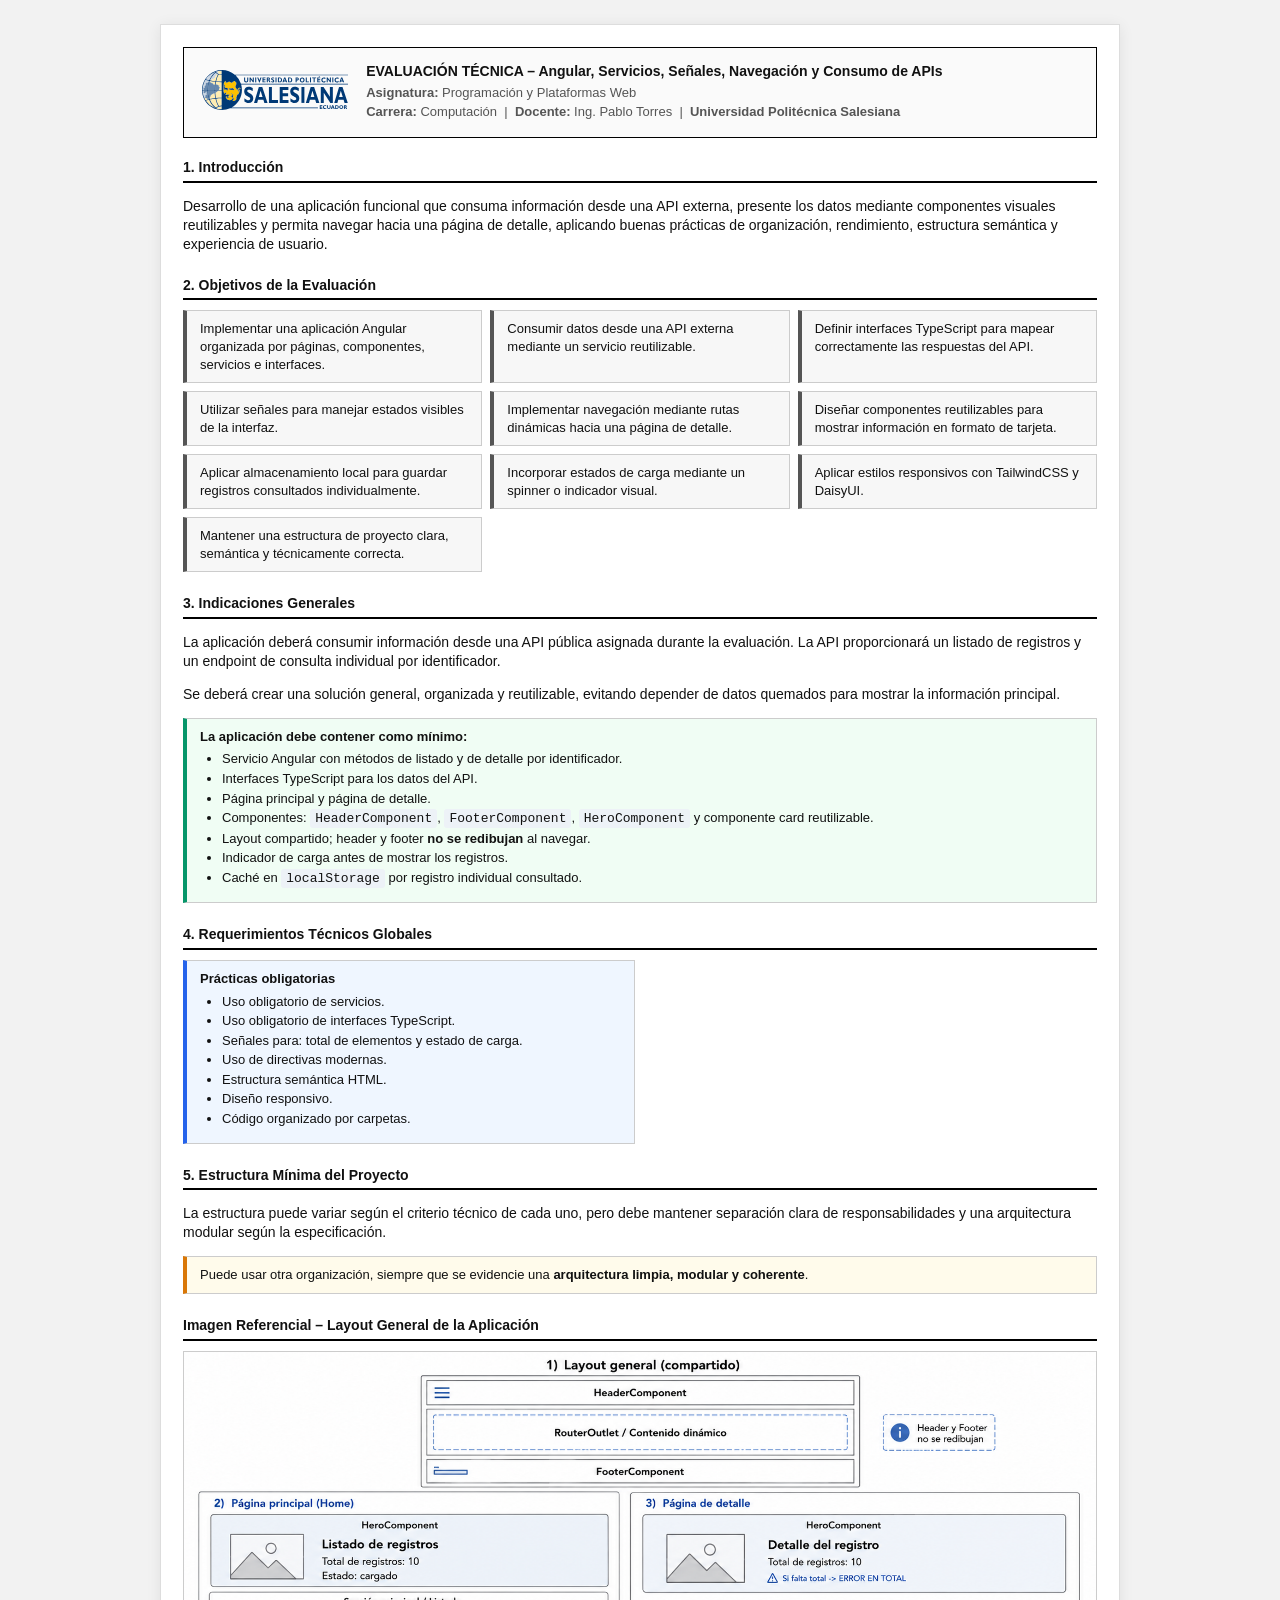
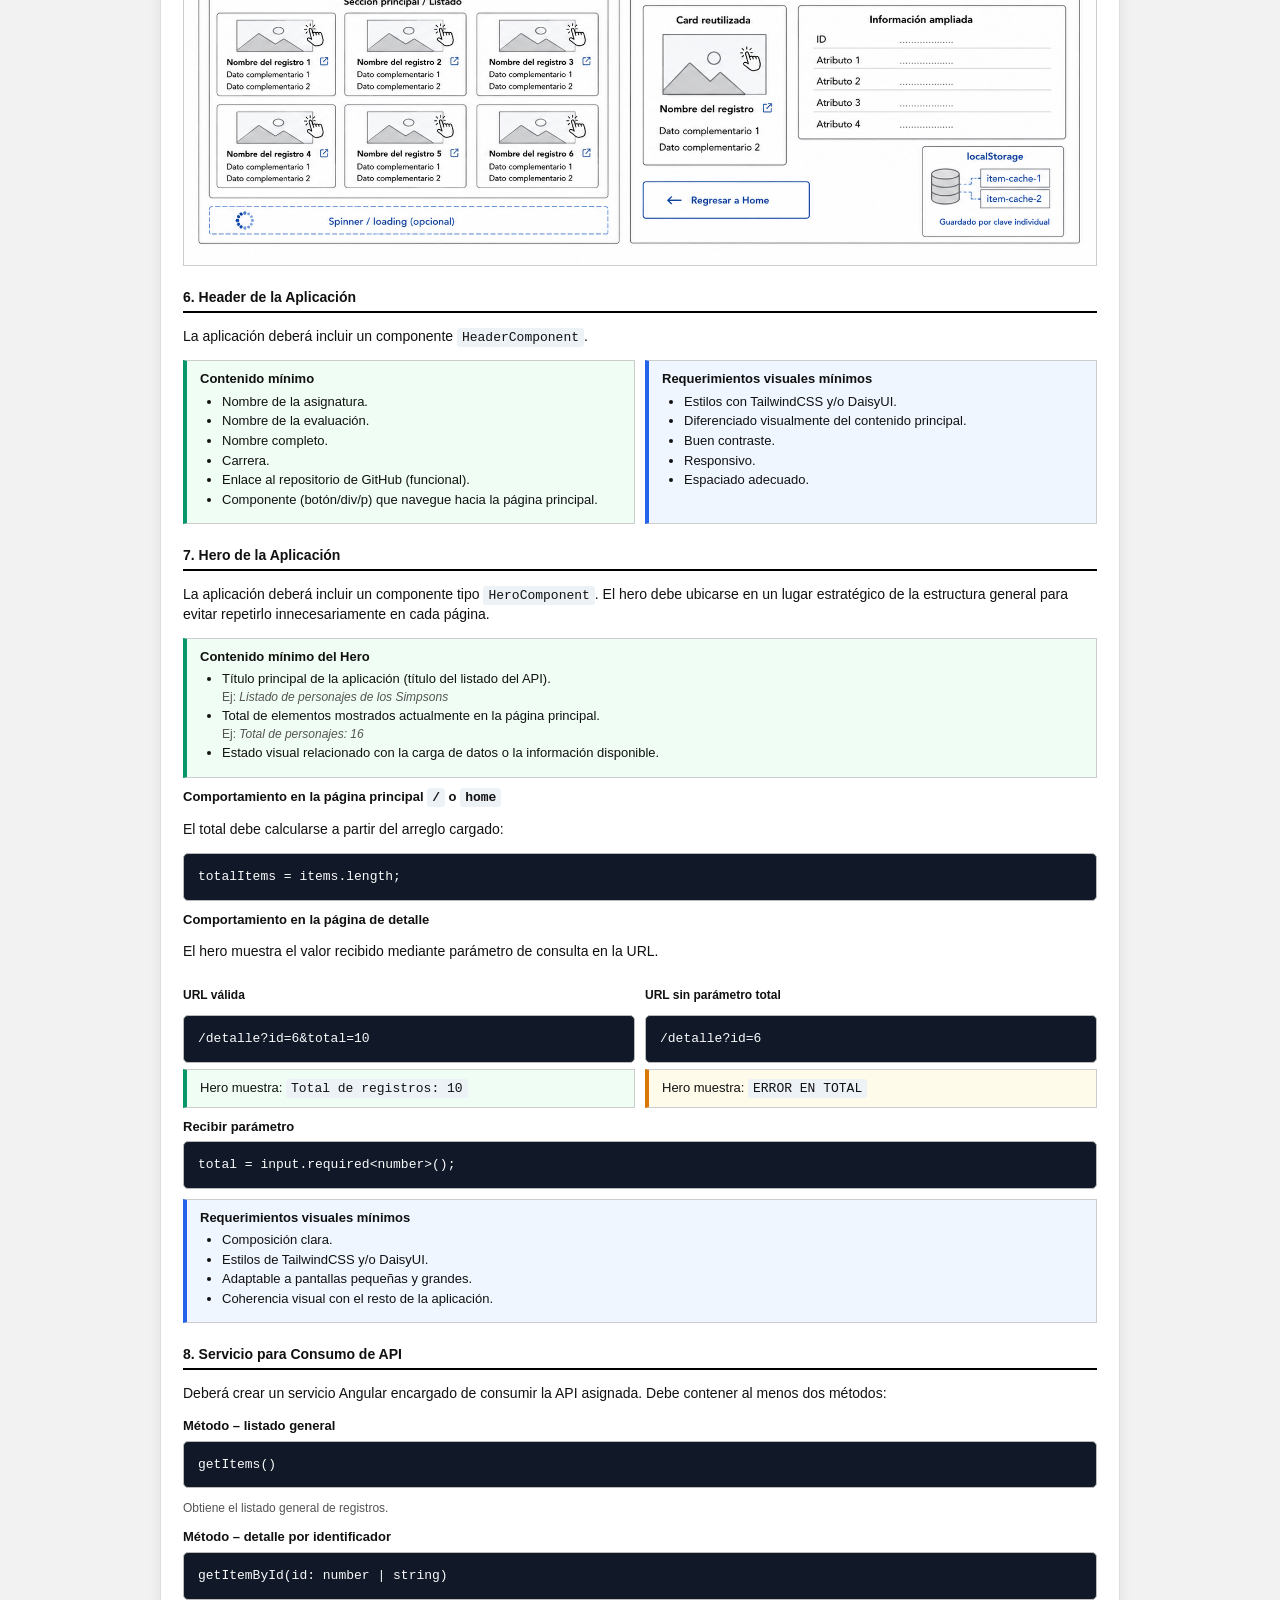
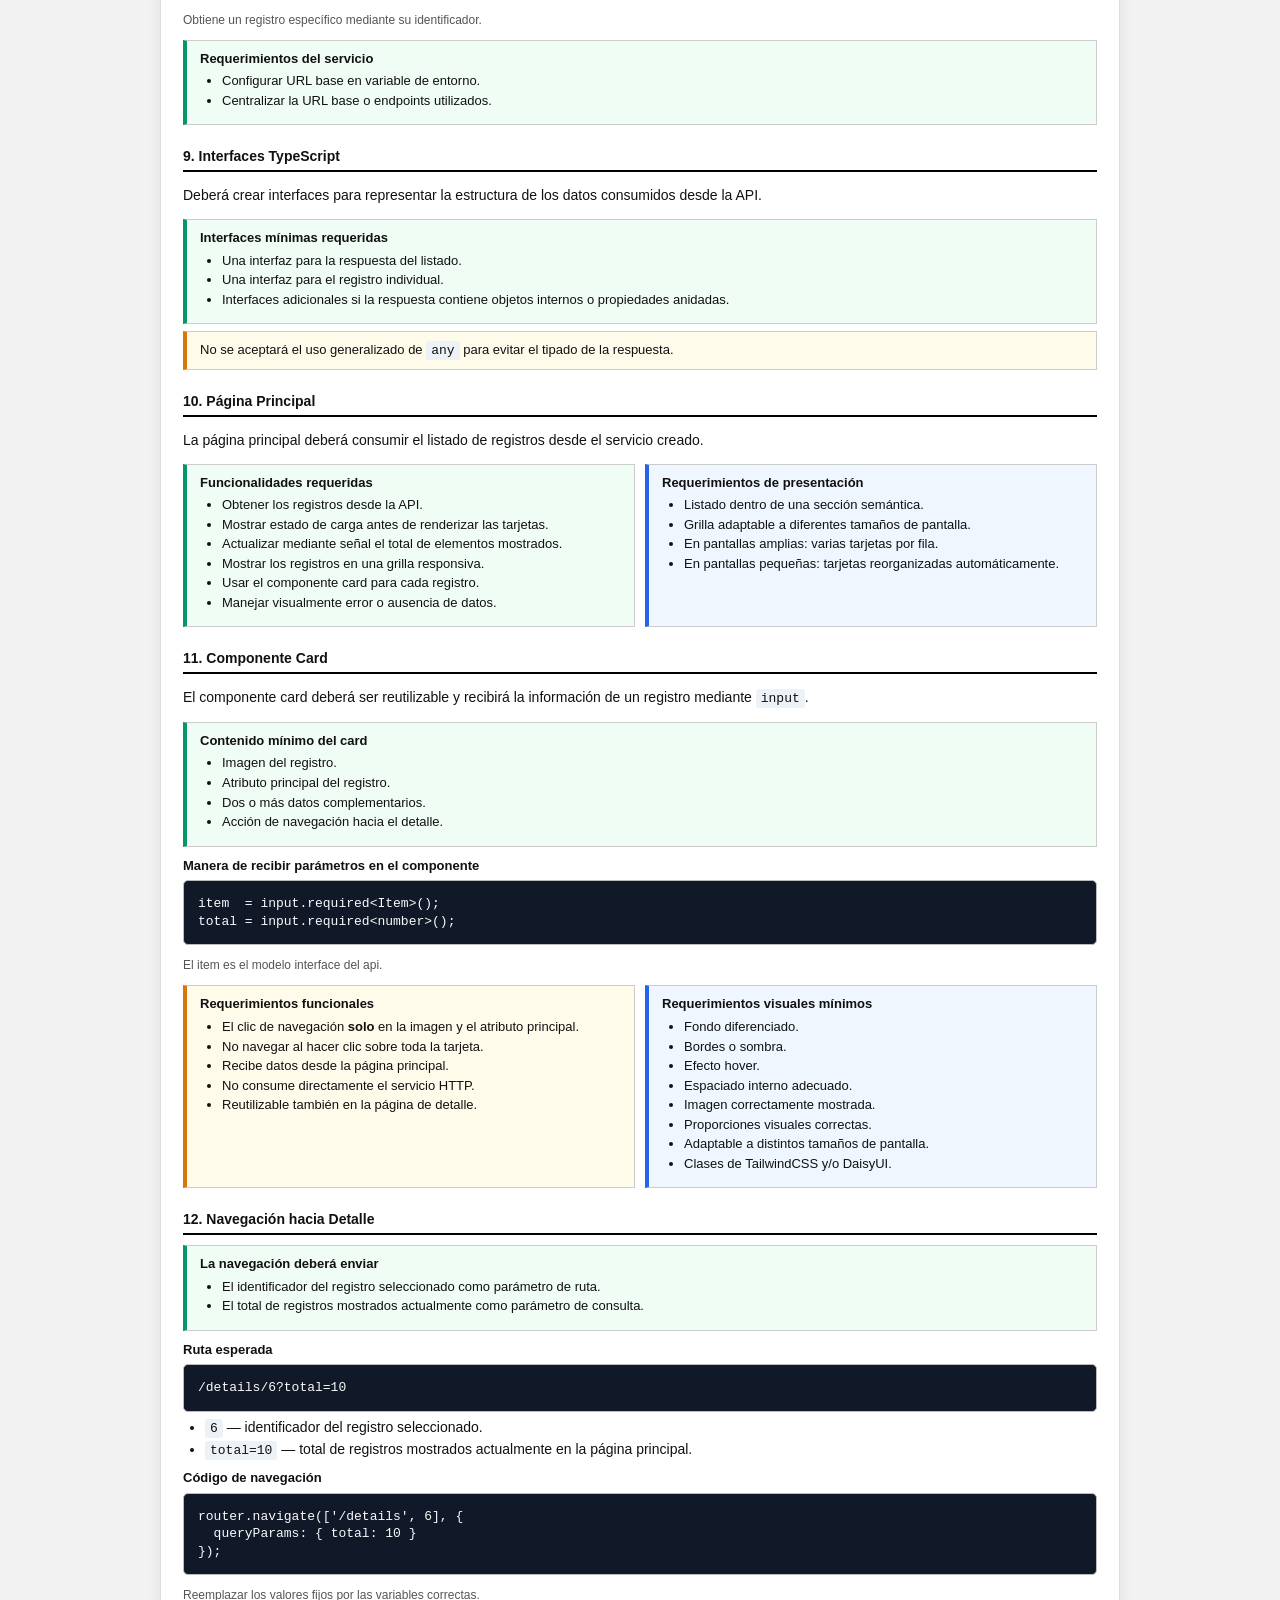
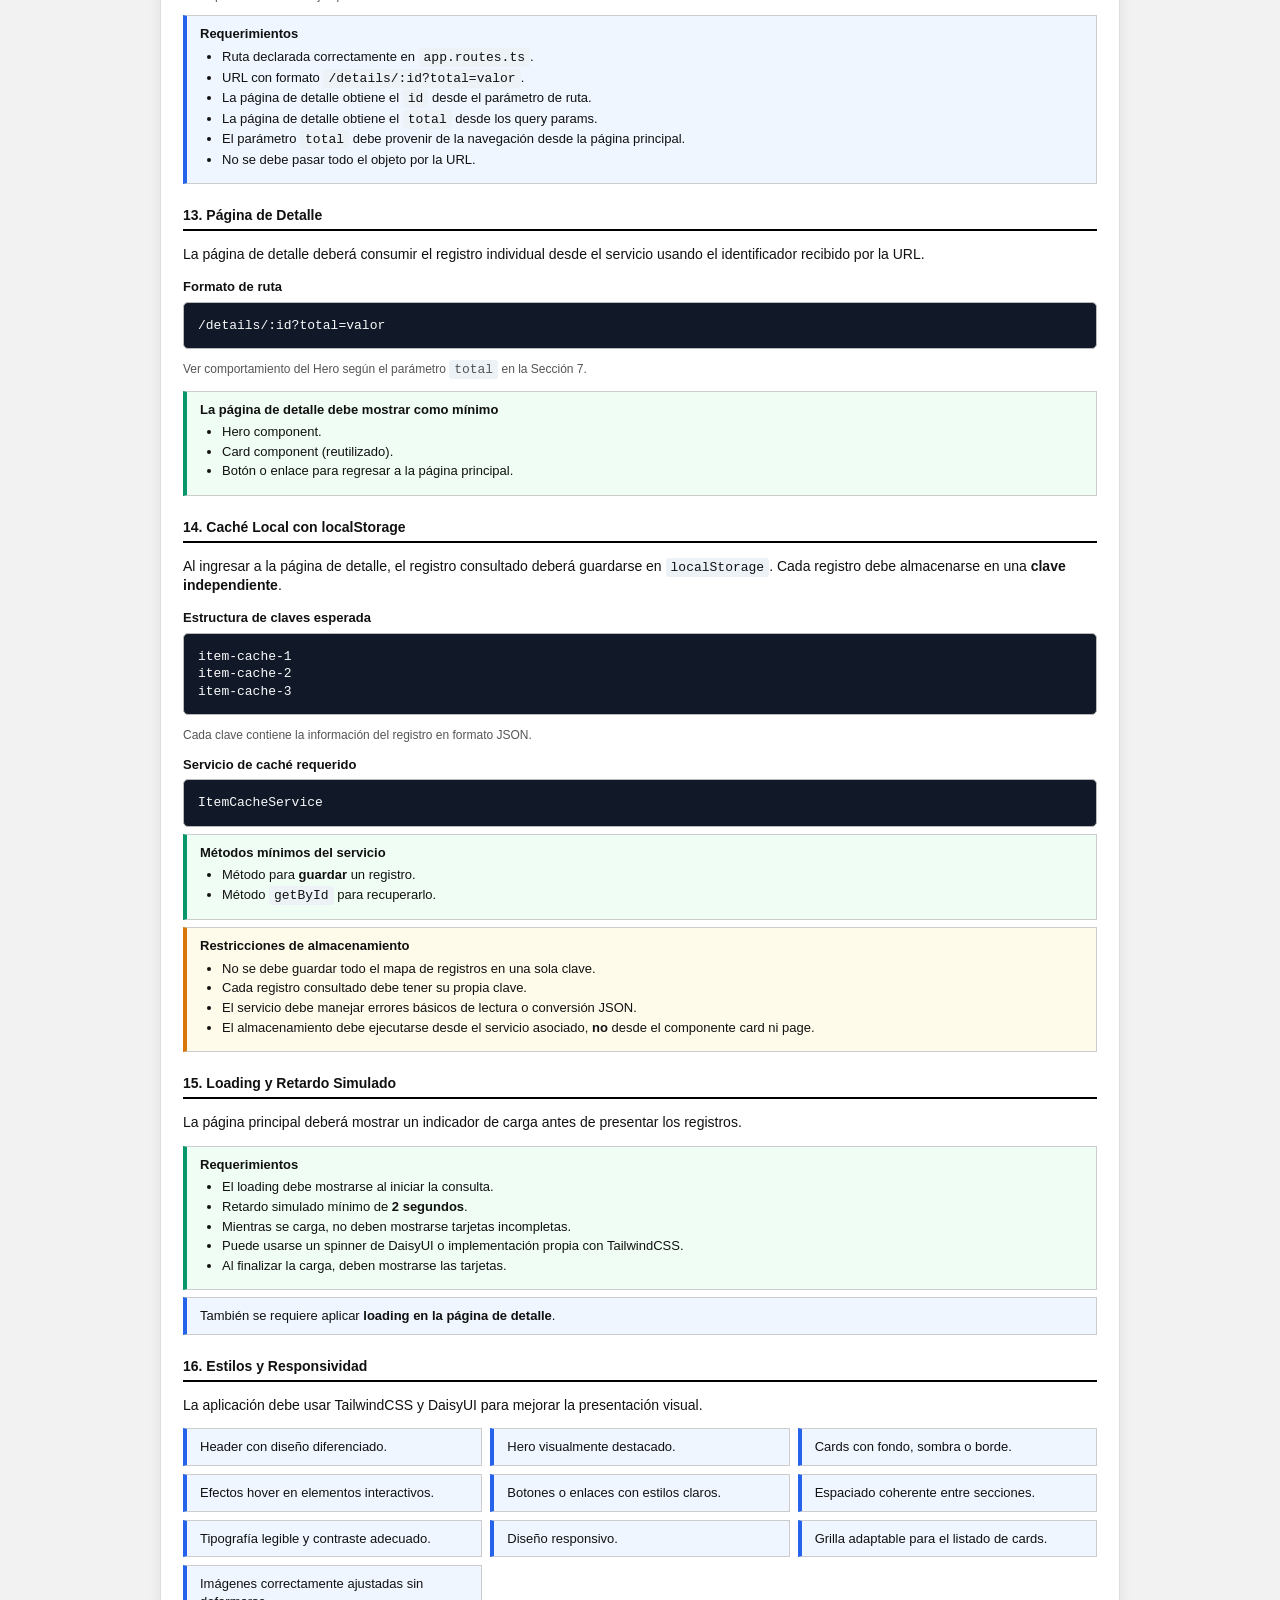
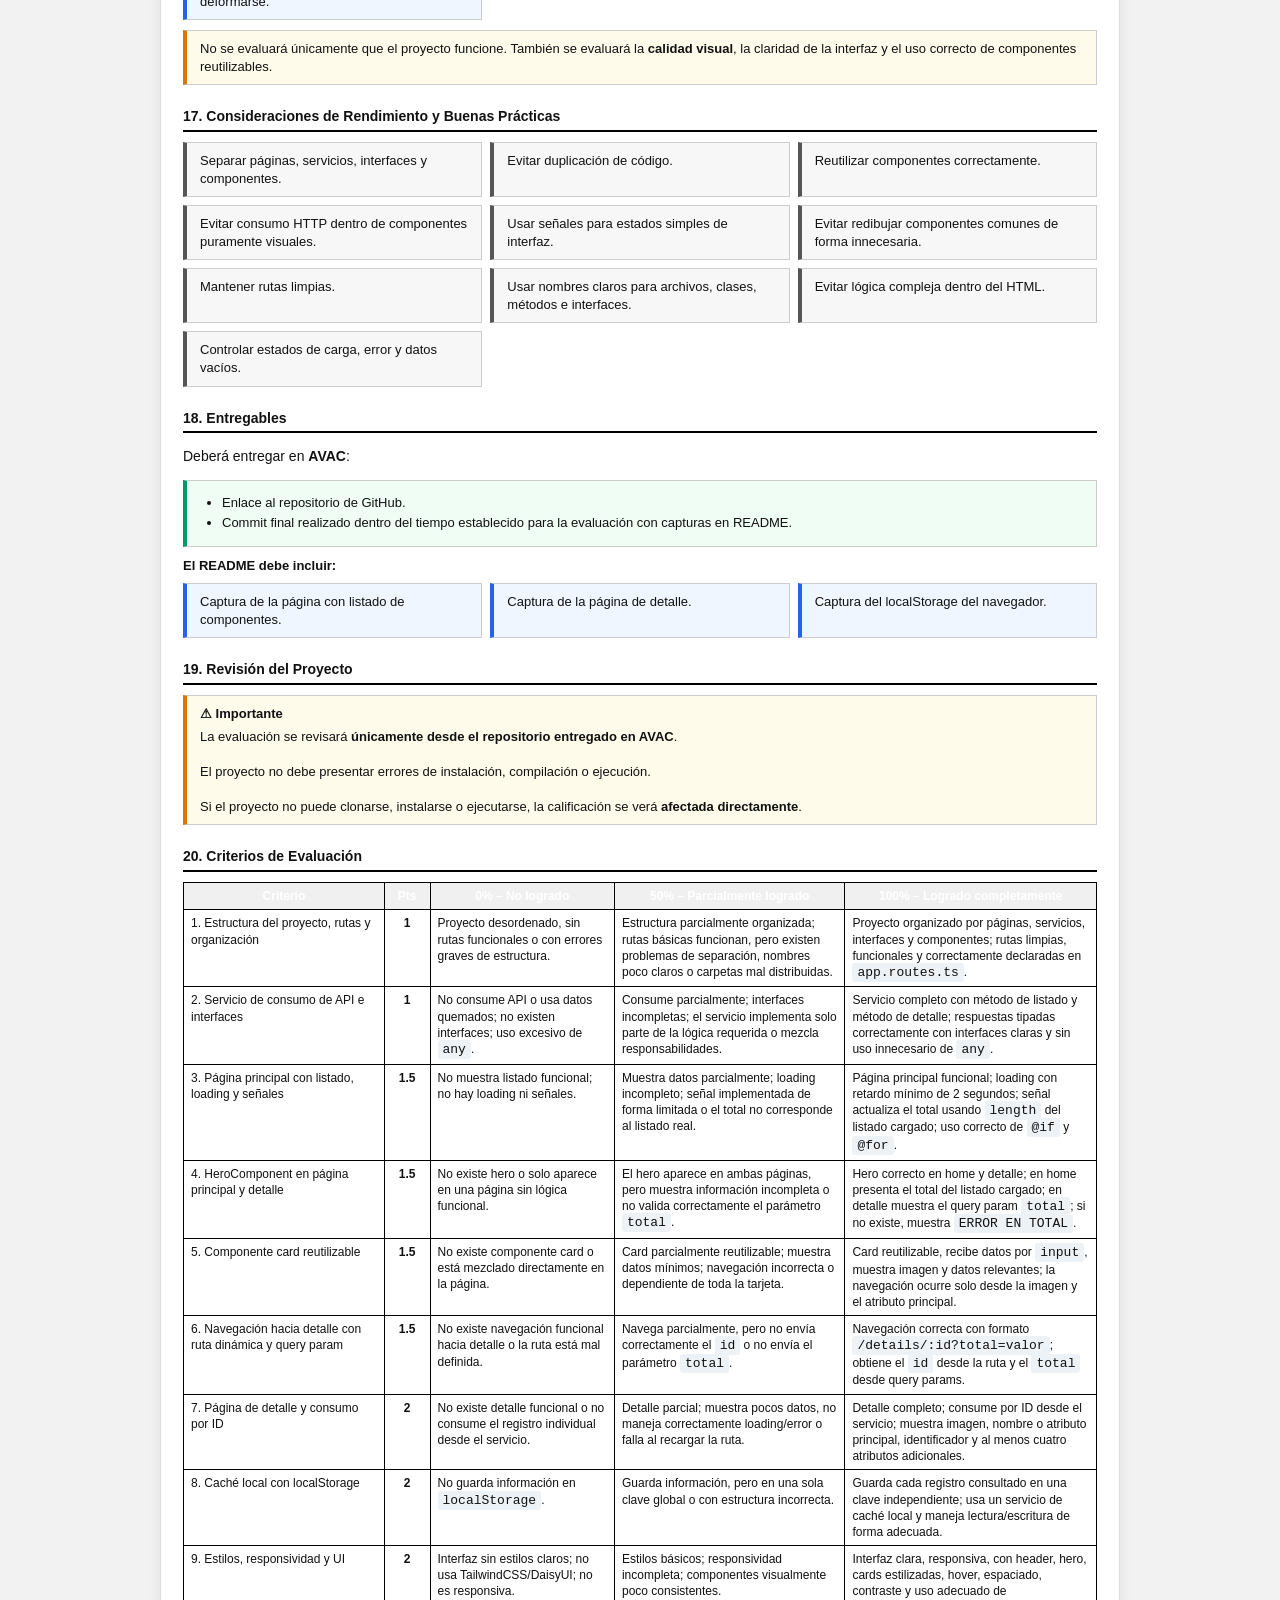
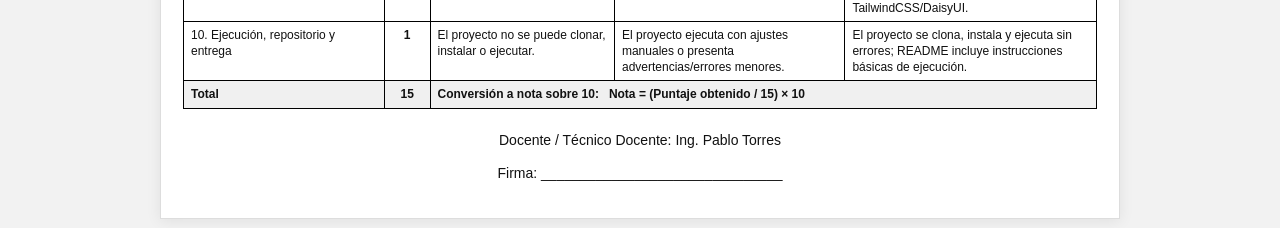
<file: unidad2/01-eva.html>
<!DOCTYPE html>
<html lang="es">

<head>
    <meta charset="UTF-8" />
    <meta
        name="viewport"
        content="width=device-width, initial-scale=1.0"
    />
    <title>Evaluación Técnica – Angular</title>
    <link
        rel="stylesheet"
        href="../css/styles.css"
    >
    <style>
        .eva-header {
            display: flex;
            align-items: center;
            gap: 18px;
            border: 1px solid var(--border);
            padding: 14px 18px;
            margin-bottom: 20px;
            background: #fafafa;
        }

        .eva-header .header-info h1 {
            margin: 0 0 3px;
            font-size: 14px;
            font-weight: 700;
        }

        .eva-header .header-info p {
            margin: 2px 0;
            font-size: 13px;
            color: var(--muted);
        }

        .section {
            margin-bottom: 22px;
        }

        .section>h2 {
            font-size: 14px;
            font-weight: 700;
            border-bottom: 2px solid var(--border);
            padding-bottom: 4px;
            margin: 0 0 10px;
        }

        .section>h4,
        .section h4 {
            margin: 10px 0 4px;
            font-size: 13px;
        }

        .card {
            border: 1px solid #ccc;
            border-left: 4px solid #555;
            padding: 9px 13px;
            margin: 7px 0;
            font-size: 13px;
        }

        .card h4 {
            margin: 0 0 5px;
            font-size: 13px;
        }

        .card.info {
            border-left-color: #2563eb;
            background: #eff6ff;
        }

        .card.warn {
            border-left-color: #d97706;
            background: #fffbeb;
        }

        .card.req {
            border-left-color: #059669;
            background: #f0fdf4;
        }

        .card.neutral {
            border-left-color: #555;
            background: #f7f7f7;
        }

        .card-grid {
            display: grid;
            grid-template-columns: repeat(auto-fill, minmax(240px, 1fr));
            gap: 8px;
            margin: 8px 0;
        }

        .card-grid .card {
            margin: 0;
        }

        .two-col {
            display: grid;
            grid-template-columns: 1fr 1fr;
            gap: 10px;
            margin: 8px 0;
        }

        .two-col .card {
            margin: 0;
        }

        .ref-image {
            border: 1px solid #ccc;
            max-width: 100%;
            display: block;
            margin: 10px auto;
        }

        .rubric {
            width: 100%;
            border-collapse: collapse;
            font-size: 12px;
            margin-top: 10px;
        }

        .rubric th,
        .rubric td {
            border: 1px solid var(--border);
            padding: 5px 7px;
            vertical-align: top;
        }

        .rubric th {
            background: #f0f0f0;
            font-weight: 700;
            text-align: center;
        }

        .rubric td:nth-child(2) {
            text-align: center;
            white-space: nowrap;
            font-weight: 700;
        }

        .rubric .total-row td {
            font-weight: 700;
            background: #f0f0f0;
        }

        @media (max-width: 640px) {
            .two-col {
                grid-template-columns: 1fr;
            }

            .card-grid {
                grid-template-columns: 1fr;
            }
        }

        @media print {
            .card {
                break-inside: avoid;
            }

            .section {
                break-inside: avoid;
            }
        }
    </style>
</head>

<body>
    <main
        class="page"
        id="practice-content"
    >

        <!-- ENCABEZADO -->
        <div class="eva-header">
            <div>
                <img
                    src="../assets/ups-svg-plain.svg"
                    alt="UPS"
                    class="logo-img"
                >
            </div>
            <div class="header-info">
                <h1>EVALUACIÓN TÉCNICA – Angular, Servicios, Señales, Navegación y Consumo de APIs</h1>
                <p><strong>Asignatura:</strong> Programación y Plataformas Web</p>
                <p>
                    <strong>Carrera:</strong> Computación &nbsp;|&nbsp;
                    <strong>Docente:</strong> Ing. Pablo Torres &nbsp;|&nbsp;
                    <strong>Universidad Politécnica Salesiana</strong>
                </p>
            </div>
        </div>

        <!-- 1. INTRODUCCIÓN -->
        <div class="section">
            <h2>1. Introducción</h2>
            <p>
                Desarrollo de una aplicación funcional que consuma información desde una API externa, presente los datos
                mediante componentes visuales reutilizables y permita navegar hacia una página de detalle, aplicando
                buenas prácticas de organización, rendimiento, estructura semántica y experiencia de usuario.
            </p>

        </div>

        <!-- 2. OBJETIVOS -->
        <div class="section">
            <h2>2. Objetivos de la Evaluación</h2>
            <div class="card-grid">
                <div class="card neutral">Implementar una aplicación Angular organizada por páginas, componentes,
                    servicios e interfaces.</div>
                <div class="card neutral">Consumir datos desde una API externa mediante un servicio reutilizable.</div>
                <div class="card neutral">Definir interfaces TypeScript para mapear correctamente las respuestas del
                    API.</div>
                <div class="card neutral">Utilizar señales para manejar estados visibles de la interfaz.</div>
                <div class="card neutral">Implementar navegación mediante rutas dinámicas hacia una página de detalle.
                </div>
                <div class="card neutral">Diseñar componentes reutilizables para mostrar información en formato de
                    tarjeta.</div>
                <div class="card neutral">Aplicar almacenamiento local para guardar registros consultados
                    individualmente.</div>
                <div class="card neutral">Incorporar estados de carga mediante un spinner o indicador visual.</div>
                <div class="card neutral">Aplicar estilos responsivos con TailwindCSS y DaisyUI.</div>
                <div class="card neutral">Mantener una estructura de proyecto clara, semántica y técnicamente correcta.
                </div>
            </div>
        </div>

        <!-- 3. INDICACIONES GENERALES -->
        <div class="section">
            <h2>3. Indicaciones Generales</h2>
            <p>
                La aplicación deberá consumir información desde una API pública asignada durante la evaluación.
                La API proporcionará un listado de registros y un endpoint de consulta individual por identificador.
            </p>
            <p>
                Se deberá crear una solución general, organizada y reutilizable, evitando depender de datos quemados
                para mostrar la información principal.
            </p>
            <div class="card req">
                <h4>La aplicación debe contener como mínimo:</h4>
                <ul>
                    <li>Servicio Angular con métodos de listado y de detalle por identificador.</li>
                    <li>Interfaces TypeScript para los datos del API.</li>
                    <li>Página principal y página de detalle.</li>
                    <li>Componentes: <code>HeaderComponent</code>, <code>FooterComponent</code>,
                        <code>HeroComponent</code> y componente card reutilizable.</li>
                    <li>Layout compartido; header y footer <strong>no se redibujan</strong> al navegar.</li>
                    <li>Indicador de carga antes de mostrar los registros.</li>
                    <li>Caché en <code>localStorage</code> por registro individual consultado.</li>
                </ul>
            </div>
        </div>

        <!-- 4. REQUERIMIENTOS TÉCNICOS -->
        <div class="section">
            <h2>4. Requerimientos Técnicos Globales</h2>
            <div class="two-col">

                <div class="card info">
                    <h4>Prácticas obligatorias</h4>
                    <ul>
                        <li>Uso obligatorio de servicios.</li>
                        <li>Uso obligatorio de interfaces TypeScript.</li>
                        <li>Señales para: total de elementos y estado de carga.</li>
                        <li>Uso de directivas modernas.</li>
                        <li>Estructura semántica HTML.</li>
                        <li>Diseño responsivo.</li>
                        <li>Código organizado por carpetas.</li>
                    </ul>
                </div>
            </div>
        </div>

        <!-- 5. ESTRUCTURA -->
        <div class="section">
            <h2>5. Estructura Mínima del Proyecto</h2>
            <p>
                La estructura puede variar según el criterio técnico de cada uno, pero debe mantener separación clara
                de responsabilidades y una arquitectura modular según la especificación.
            </p>
            <div class="card warn">
                Puede usar otra organización, siempre que se evidencie una
                <strong>arquitectura limpia, modular y coherente</strong>.
            </div>
        </div>

        <!-- IMAGEN REFERENCIAL -->
        <div class="section">
            <h2>Imagen Referencial – Layout General de la Aplicación</h2>
            <img
                src="../assets/01-eva-1.png"
                alt="Layout referencial de la aplicación Angular"
                class="ref-image"
            >
        </div>

        <!-- 6. HEADER -->
        <div class="section">
            <h2>6. Header de la Aplicación</h2>
            <p>La aplicación deberá incluir un componente <code>HeaderComponent</code>.</p>
            <div class="two-col">
                <div class="card req">
                    <h4>Contenido mínimo</h4>
                    <ul>
                        <li>Nombre de la asignatura.</li>
                        <li>Nombre de la evaluación.</li>
                        <li>Nombre completo.</li>
                        <li>Carrera.</li>
                        <li>Enlace al repositorio de GitHub (funcional).</li>
                        <li>Componente (botón/div/p) que navegue hacia la página principal.</li>
                    </ul>
                </div>
                <div class="card info">
                    <h4>Requerimientos visuales mínimos</h4>
                    <ul>
                        <li>Estilos con TailwindCSS y/o DaisyUI.</li>
                        <li>Diferenciado visualmente del contenido principal.</li>
                        <li>Buen contraste.</li>
                        <li>Responsivo.</li>
                        <li>Espaciado adecuado.</li>
                    </ul>
                </div>
            </div>
        </div>

        <!-- 7. HERO -->
        <div class="section">
            <h2>7. Hero de la Aplicación</h2>
            <p>
                La aplicación deberá incluir un componente tipo <code>HeroComponent</code>. El hero debe ubicarse
                en un lugar estratégico de la estructura general para evitar repetirlo innecesariamente en cada página.
            </p>
            <div class="card req">
                <h4>Contenido mínimo del Hero</h4>
                <ul>
                    <li>Título principal de la aplicación (título del listado del API).<br>
                        <span class="muted small">Ej: <em>Listado de personajes de los Simpsons</em></span>
                    </li>
                    <li>Total de elementos mostrados actualmente en la página principal.<br>
                        <span class="muted small">Ej: <em>Total de personajes: 16</em></span>
                    </li>
                    <li>Estado visual relacionado con la carga de datos o la información disponible.</li>
                </ul>
            </div>

            <h4>Comportamiento en la página principal <code>/</code> o <code>home</code></h4>
            <p>El total debe calcularse a partir del arreglo cargado:</p>
            <code class="code-line">totalItems = items.length;</code>

            <h4>Comportamiento en la página de detalle</h4>
            <p>El hero muestra el valor recibido mediante parámetro de consulta en la URL.</p>
            <div class="two-col">
                <div>
                    <p class="bold small">URL válida</p>
                    <code class="code-line">/detalle?id=6&amp;total=10</code>
                    <div
                        class="card req"
                        style="margin-top:6px;"
                    >
                        Hero muestra: <code>Total de registros: 10</code>
                    </div>
                </div>
                <div>
                    <p class="bold small">URL sin parámetro total</p>
                    <code class="code-line">/detalle?id=6</code>
                    <div
                        class="card warn"
                        style="margin-top:6px;"
                    >
                        Hero muestra: <code>ERROR EN TOTAL</code>
                    </div>
                </div>
            </div>

            <h4>Recibir parámetro</h4>
            <code class="code-line">total = input.required&lt;number&gt;();</code>

            <div
                class="card info"
                style="margin-top:10px;"
            >
                <h4>Requerimientos visuales mínimos</h4>
                <ul>
                    <li>Composición clara.</li>
                    <li>Estilos de TailwindCSS y/o DaisyUI.</li>
                    <li>Adaptable a pantallas pequeñas y grandes.</li>
                    <li>Coherencia visual con el resto de la aplicación.</li>
                </ul>
            </div>
        </div>

        <!-- 8. SERVICIO -->
        <div class="section">
            <h2>8. Servicio para Consumo de API</h2>
            <p>Deberá crear un servicio Angular encargado de consumir la API asignada. Debe contener al menos dos
                métodos:</p>

            <h4>Método – listado general</h4>
            <code class="code-line">getItems()</code>
            <p class="small muted">Obtiene el listado general de registros.</p>

            <h4>Método – detalle por identificador</h4>
            <code class="code-line">getItemById(id: number | string)</code>
            <p class="small muted">Obtiene un registro específico mediante su identificador.</p>

            <div class="card req">
                <h4>Requerimientos del servicio</h4>
                <ul>
                    <li>Configurar URL base en variable de entorno.</li>
                    <li>Centralizar la URL base o endpoints utilizados.</li>
                </ul>
            </div>
        </div>

        <!-- 9. INTERFACES -->
        <div class="section">
            <h2>9. Interfaces TypeScript</h2>
            <p>Deberá crear interfaces para representar la estructura de los datos consumidos desde la API.</p>
            <div class="card req">
                <h4>Interfaces mínimas requeridas</h4>
                <ul>
                    <li>Una interfaz para la respuesta del listado.</li>
                    <li>Una interfaz para el registro individual.</li>
                    <li>Interfaces adicionales si la respuesta contiene objetos internos o propiedades anidadas.</li>
                </ul>
            </div>
            <div class="card warn">
                No se aceptará el uso generalizado de <code>any</code> para evitar el tipado de la respuesta.
            </div>
        </div>

        <!-- 10. PÁGINA PRINCIPAL -->
        <div class="section">
            <h2>10. Página Principal</h2>
            <p>La página principal deberá consumir el listado de registros desde el servicio creado.</p>
            <div class="two-col">
                <div class="card req">
                    <h4>Funcionalidades requeridas</h4>
                    <ul>
                        <li>Obtener los registros desde la API.</li>
                        <li>Mostrar estado de carga antes de renderizar las tarjetas.</li>
                        <li>Actualizar mediante señal el total de elementos mostrados.</li>
                        <li>Mostrar los registros en una grilla responsiva.</li>
                        <li>Usar el componente card para cada registro.</li>
                        <li>Manejar visualmente error o ausencia de datos.</li>
                    </ul>
                </div>
                <div class="card info">
                    <h4>Requerimientos de presentación</h4>
                    <ul>
                        <li>Listado dentro de una sección semántica.</li>
                        <li>Grilla adaptable a diferentes tamaños de pantalla.</li>
                        <li>En pantallas amplias: varias tarjetas por fila.</li>
                        <li>En pantallas pequeñas: tarjetas reorganizadas automáticamente.</li>
                    </ul>
                </div>
            </div>
        </div>

        <!-- 11. CARD -->
        <div class="section">
            <h2>11. Componente Card</h2>
            <p>El componente card deberá ser reutilizable y recibirá la información de un registro mediante
                <code>input</code>.
            </p>

            <div class="card req">
                <h4>Contenido mínimo del card</h4>
                <ul>
                    <li>Imagen del registro.</li>
                    <li>Atributo principal del registro.</li>
                    <li>Dos o más datos complementarios.</li>
                    <li>Acción de navegación hacia el detalle.</li>
                </ul>
            </div>

            <h4>Manera de recibir parámetros en el componente</h4>
            <code class="code-line">item  = input.required&lt;Item&gt;();
total = input.required&lt;number&gt;();</code>
            <p class="small muted">El item es el modelo interface del api.</p>

            <div
                class="two-col"
                style="margin-top:10px;"
            >
                <div class="card warn">
                    <h4>Requerimientos funcionales</h4>
                    <ul>
                        <li>El clic de navegación <strong>solo</strong> en la imagen y el atributo principal.</li>
                        <li>No navegar al hacer clic sobre toda la tarjeta.</li>
                        <li>Recibe datos desde la página principal.</li>
                        <li>No consume directamente el servicio HTTP.</li>
                        <li>Reutilizable también en la página de detalle.</li>
                    </ul>
                </div>
                <div class="card info">
                    <h4>Requerimientos visuales mínimos</h4>
                    <ul>
                        <li>Fondo diferenciado.</li>
                        <li>Bordes o sombra.</li>
                        <li>Efecto hover.</li>
                        <li>Espaciado interno adecuado.</li>
                        <li>Imagen correctamente mostrada.</li>
                        <li>Proporciones visuales correctas.</li>
                        <li>Adaptable a distintos tamaños de pantalla.</li>
                        <li>Clases de TailwindCSS y/o DaisyUI.</li>
                    </ul>
                </div>
            </div>
        </div>

        <!-- 12. NAVEGACIÓN -->
        <div class="section">
            <h2>12. Navegación hacia Detalle</h2>
            <div class="card req">
                <h4>La navegación deberá enviar</h4>
                <ul>
                    <li>El identificador del registro seleccionado como parámetro de ruta.</li>
                    <li>El total de registros mostrados actualmente como parámetro de consulta.</li>
                </ul>
            </div>

            <h4>Ruta esperada</h4>
            <code class="code-line">/details/6?total=10</code>
            <ul>
                <li><code>6</code> — identificador del registro seleccionado.</li>
                <li><code>total=10</code> — total de registros mostrados actualmente en la página principal.</li>
            </ul>

            <h4>Código de navegación</h4>
            <code class="code-line">router.navigate(['/details', 6], {
  queryParams: { total: 10 }
});</code>
            <p class="small muted">Reemplazar los valores fijos por las variables correctas.</p>

            <div
                class="card info"
                style="margin-top:10px;"
            >
                <h4>Requerimientos</h4>
                <ul>
                    <li>Ruta declarada correctamente en <code>app.routes.ts</code>.</li>
                    <li>URL con formato <code>/details/:id?total=valor</code>.</li>
                    <li>La página de detalle obtiene el <code>id</code> desde el parámetro de ruta.</li>
                    <li>La página de detalle obtiene el <code>total</code> desde los query params.</li>
                    <li>El parámetro <code>total</code> debe provenir de la navegación desde la página principal.</li>
                    <li>No se debe pasar todo el objeto por la URL.</li>
                </ul>
            </div>
        </div>

        <!-- 13. DETALLE -->
        <div class="section">
            <h2>13. Página de Detalle</h2>
            <p>
                La página de detalle deberá consumir el registro individual desde el servicio usando el identificador
                recibido por la URL.
            </p>

            <h4>Formato de ruta</h4>
            <code class="code-line">/details/:id?total=valor</code>
            <p class="small muted">Ver comportamiento del Hero según el parámetro <code>total</code> en la Sección 7.
            </p>

            <div
                class="card req"
                style="margin-top:10px;"
            >
                <h4>La página de detalle debe mostrar como mínimo</h4>
                <ul>
                    <li>Hero component.</li>
                    <li>Card component (reutilizado).</li>
                    <li>Botón o enlace para regresar a la página principal.</li>
                </ul>
            </div>

        </div>

        <!-- 14. LOCALSTORAGE -->
        <div class="section">
            <h2>14. Caché Local con localStorage</h2>
            <p>
                Al ingresar a la página de detalle, el registro consultado deberá guardarse en
                <code>localStorage</code>.
                Cada registro debe almacenarse en una <strong>clave independiente</strong>.
            </p>

            <h4>Estructura de claves esperada</h4>
            <code class="code-line">item-cache-1
item-cache-2
item-cache-3</code>
            <p class="small muted">Cada clave contiene la información del registro en formato JSON.</p>

            <h4>Servicio de caché requerido</h4>
            <code class="code-line">ItemCacheService</code>

            <div class="card req">
                <h4>Métodos mínimos del servicio</h4>
                <ul>
                    <li>Método para <strong>guardar</strong> un registro.</li>
                    <li>Método <code>getById</code> para recuperarlo.</li>
                </ul>
            </div>

            <div class="card warn">
                <h4>Restricciones de almacenamiento</h4>
                <ul>
                    <li>No se debe guardar todo el mapa de registros en una sola clave.</li>
                    <li>Cada registro consultado debe tener su propia clave.</li>
                    <li>El servicio debe manejar errores básicos de lectura o conversión JSON.</li>
                    <li>El almacenamiento debe ejecutarse desde el servicio asociado,
                        <strong>no</strong> desde el componente card ni page.
                    </li>
                </ul>
            </div>
        </div>

        <!-- 15. LOADING -->
        <div class="section">
            <h2>15. Loading y Retardo Simulado</h2>
            <p>La página principal deberá mostrar un indicador de carga antes de presentar los registros.</p>
            <div class="card req">
                <h4>Requerimientos</h4>
                <ul>
                    <li>El loading debe mostrarse al iniciar la consulta.</li>
                    <li>Retardo simulado mínimo de <strong>2 segundos</strong>.</li>
                    <li>Mientras se carga, no deben mostrarse tarjetas incompletas.</li>
                    <li>Puede usarse un spinner de DaisyUI o implementación propia con TailwindCSS.</li>
                    <li>Al finalizar la carga, deben mostrarse las tarjetas.</li>
                </ul>
            </div>
            <div class="card info">
                También se requiere aplicar <strong>loading en la página de detalle</strong>.
            </div>
        </div>

        <!-- 16. ESTILOS -->
        <div class="section">
            <h2>16. Estilos y Responsividad</h2>
            <p>La aplicación debe usar TailwindCSS y DaisyUI para mejorar la presentación visual.</p>
            <div class="card-grid">
                <div class="card info">Header con diseño diferenciado.</div>
                <div class="card info">Hero visualmente destacado.</div>
                <div class="card info">Cards con fondo, sombra o borde.</div>
                <div class="card info">Efectos hover en elementos interactivos.</div>
                <div class="card info">Botones o enlaces con estilos claros.</div>
                <div class="card info">Espaciado coherente entre secciones.</div>
                <div class="card info">Tipografía legible y contraste adecuado.</div>
                <div class="card info">Diseño responsivo.</div>
                <div class="card info">Grilla adaptable para el listado de cards.</div>
                <div class="card info">Imágenes correctamente ajustadas sin deformarse.</div>
            </div>
            <div
                class="card warn"
                style="margin-top:10px;"
            >
                No se evaluará únicamente que el proyecto funcione. También se evaluará la
                <strong>calidad visual</strong>, la claridad de la interfaz y el uso correcto de
                componentes reutilizables.
            </div>
        </div>

        <!-- 17. BUENAS PRÁCTICAS -->
        <div class="section">
            <h2>17. Consideraciones de Rendimiento y Buenas Prácticas</h2>
            <div class="card-grid">
                <div class="card neutral">Separar páginas, servicios, interfaces y componentes.</div>
                <div class="card neutral">Evitar duplicación de código.</div>
                <div class="card neutral">Reutilizar componentes correctamente.</div>
                <div class="card neutral">Evitar consumo HTTP dentro de componentes puramente visuales.</div>
                <div class="card neutral">Usar señales para estados simples de interfaz.</div>
                <div class="card neutral">Evitar redibujar componentes comunes de forma innecesaria.</div>
                <div class="card neutral">Mantener rutas limpias.</div>
                <div class="card neutral">Usar nombres claros para archivos, clases, métodos e interfaces.</div>
                <div class="card neutral">Evitar lógica compleja dentro del HTML.</div>
                <div class="card neutral">Controlar estados de carga, error y datos vacíos.</div>
            </div>
        </div>

        <!-- 18. ENTREGABLES -->
        <div class="section">
            <h2>18. Entregables</h2>
            <p>Deberá entregar en <strong>AVAC</strong>:</p>
            <div class="card req">
                <ul>
                    <li>Enlace al repositorio de GitHub.</li>
                    <li>Commit final realizado dentro del tiempo establecido para la evaluación con capturas en README.
                    </li>
                </ul>
            </div>
            <h4>El README debe incluir:</h4>
            <div class="card-grid">
                <div class="card info">Captura de la página con listado de componentes.</div>
                <div class="card info">Captura de la página de detalle.</div>
                <div class="card info">Captura del localStorage del navegador.</div>
            </div>
        </div>

        <!-- 19. REVISIÓN -->
        <div class="section">
            <h2>19. Revisión del Proyecto</h2>
            <div class="card warn">
                <h4>⚠ Importante</h4>
                La evaluación se revisará <strong>únicamente desde el repositorio entregado en AVAC</strong>.
                <br><br>
                El proyecto no debe presentar errores de instalación, compilación o ejecución.
                <br><br>
                Si el proyecto no puede clonarse, instalarse o ejecutarse, la calificación se verá
                <strong>afectada directamente</strong>.
            </div>
        </div>

        <!-- 20. CRITERIOS DE EVALUACIÓN -->
        <div class="section">
            <h2>20. Criterios de Evaluación</h2>
            <table class="rubric">
                <thead>
                    <tr>
                        <th style="width:22%;">Criterio</th>
                        <th style="width:5%;">Pts</th>
                        <th>0% – No logrado</th>
                        <th>50% – Parcialmente logrado</th>
                        <th>100% – Logrado completamente</th>
                    </tr>
                </thead>
                <tbody>
                    <tr>
                        <td>1. Estructura del proyecto, rutas y organización</td>
                        <td>1</td>
                        <td>Proyecto desordenado, sin rutas funcionales o con errores graves de estructura.</td>
                        <td>Estructura parcialmente organizada; rutas básicas funcionan, pero existen problemas de
                            separación, nombres poco claros o carpetas mal distribuidas.</td>
                        <td>Proyecto organizado por páginas, servicios, interfaces y componentes; rutas limpias,
                            funcionales y correctamente declaradas en <code>app.routes.ts</code>.</td>
                    </tr>
                    <tr>
                        <td>2. Servicio de consumo de API e interfaces</td>
                        <td>1</td>
                        <td>No consume API o usa datos quemados; no existen interfaces; uso excesivo de
                            <code>any</code>.
                        </td>
                        <td>Consume parcialmente; interfaces incompletas; el servicio implementa solo parte de la lógica
                            requerida o mezcla responsabilidades.</td>
                        <td>Servicio completo con método de listado y método de detalle; respuestas tipadas
                            correctamente con interfaces claras y sin uso innecesario de <code>any</code>.</td>
                    </tr>
                    <tr>
                        <td>3. Página principal con listado, loading y señales</td>
                        <td>1.5</td>
                        <td>No muestra listado funcional; no hay loading ni señales.</td>
                        <td>Muestra datos parcialmente; loading incompleto; señal implementada de forma limitada o el
                            total no corresponde al listado real.</td>
                        <td>Página principal funcional; loading con retardo mínimo de 2 segundos; señal actualiza el
                            total usando <code>length</code> del listado cargado; uso correcto de <code>@if</code> y
                            <code>@for</code>.
                        </td>
                    </tr>
                    <tr>
                        <td>4. HeroComponent en página principal y detalle</td>
                        <td>1.5</td>
                        <td>No existe hero o solo aparece en una página sin lógica funcional.</td>
                        <td>El hero aparece en ambas páginas, pero muestra información incompleta o no valida
                            correctamente el parámetro <code>total</code>.</td>
                        <td>Hero correcto en home y detalle; en home presenta el total del listado cargado; en detalle
                            muestra el query param <code>total</code>; si no existe, muestra
                            <code>ERROR EN TOTAL</code>.
                        </td>
                    </tr>
                    <tr>
                        <td>5. Componente card reutilizable</td>
                        <td>1.5</td>
                        <td>No existe componente card o está mezclado directamente en la página.</td>
                        <td>Card parcialmente reutilizable; muestra datos mínimos; navegación incorrecta o dependiente
                            de toda la tarjeta.</td>
                        <td>Card reutilizable, recibe datos por <code>input</code>, muestra imagen y datos relevantes;
                            la navegación ocurre solo desde la imagen y el atributo principal.</td>
                    </tr>
                    <tr>
                        <td>6. Navegación hacia detalle con ruta dinámica y query param</td>
                        <td>1.5</td>
                        <td>No existe navegación funcional hacia detalle o la ruta está mal definida.</td>
                        <td>Navega parcialmente, pero no envía correctamente el <code>id</code> o no envía el parámetro
                            <code>total</code>.
                        </td>
                        <td>Navegación correcta con formato <code>/details/:id?total=valor</code>; obtiene el
                            <code>id</code> desde la ruta y el <code>total</code> desde query params.
                        </td>
                    </tr>
                    <tr>
                        <td>7. Página de detalle y consumo por ID</td>
                        <td>2</td>
                        <td>No existe detalle funcional o no consume el registro individual desde el servicio.</td>
                        <td>Detalle parcial; muestra pocos datos, no maneja correctamente loading/error o falla al
                            recargar la ruta.</td>
                        <td>Detalle completo; consume por ID desde el servicio; muestra imagen, nombre o atributo
                            principal, identificador y al menos cuatro atributos adicionales.</td>
                    </tr>
                    <tr>
                        <td>8. Caché local con localStorage</td>
                        <td>2</td>
                        <td>No guarda información en <code>localStorage</code>.</td>
                        <td>Guarda información, pero en una sola clave global o con estructura incorrecta.</td>
                        <td>Guarda cada registro consultado en una clave independiente; usa un servicio de caché local y
                            maneja lectura/escritura de forma adecuada.</td>
                    </tr>
                    <tr>
                        <td>9. Estilos, responsividad y UI</td>
                        <td>2</td>
                        <td>Interfaz sin estilos claros; no usa TailwindCSS/DaisyUI; no es responsiva.</td>
                        <td>Estilos básicos; responsividad incompleta; componentes visualmente poco consistentes.</td>
                        <td>Interfaz clara, responsiva, con header, hero, cards estilizadas, hover, espaciado, contraste
                            y uso adecuado de TailwindCSS/DaisyUI.</td>
                    </tr>
                    <tr>
                        <td>10. Ejecución, repositorio y entrega</td>
                        <td>1</td>
                        <td>El proyecto no se puede clonar, instalar o ejecutar.</td>
                        <td>El proyecto ejecuta con ajustes manuales o presenta advertencias/errores menores.</td>
                        <td>El proyecto se clona, instala y ejecuta sin errores; README incluye instrucciones básicas de
                            ejecución.</td>
                    </tr>
                    <tr class="total-row">
                        <td><strong>Total</strong></td>
                        <td><strong>15</strong></td>
                        <td colspan="3">
                            <strong>Conversión a nota sobre 10:</strong>
                            &nbsp; Nota = (Puntaje obtenido / 15) × 10
                        </td>
                    </tr>
                </tbody>
            </table>
        </div>

        <!-- FIRMA -->
        <div style="text-align: center; margin: 16px auto 0;">
            <p class="signature">Docente / Técnico Docente: Ing. Pablo Torres</p>
            <p>Firma: _______________________________</p>
        </div>



    </main>
    <div
        id="securityOverlay"
        class="security-overlay"
    >
        <div class="security-box">
            <h2>Contenido protegido</h2>
            <p>La evaluación se ocultó porque la ventana perdió el foco.</p>
            <small>Regrese a la página para continuar.</small>
        </div>
    </div>
    <script src="../js/protection.js"></script>
</body>

</html>
</file>
<file: css/styles.css>
:root {
    --border: #000;
    --text: #111;
    --muted: #555;
    --page-width: 960px;
}

* {
    box-sizing: border-box;
}

html,
body {
    margin: 0;
    padding: 0;
    background: #f2f2f2;
    color: var(--text);
    font-family: Arial, Helvetica, sans-serif;
    font-size: 14px;
    line-height: 1.35;
    user-select: none;
}

body {
    padding: 24px 12px;
}


.security-overlay {
    position: fixed;
    inset: 0;
    z-index: 999999;
    display: none;
    align-items: center;
    justify-content: center;
    background: #000;
    color: #fff;
    text-align: center;
    padding: 2rem;
}

.security-overlay.active {
    display: flex;
}

.security-box {
    max-width: 520px;
    border: 1px solid #444;
    padding: 2rem;
    border-radius: 1rem;
    background: #111;
}

body.content-hidden main,
body.content-hidden header,
body.content-hidden section,
body.content-hidden article {
    filter: blur(12px);
    pointer-events: none;
    user-select: none;
}


.page {
    max-width: var(--page-width);
    margin: 0 auto;
    background: #fff;
    padding: 22px;
    border: 1px solid #ddd;
    box-shadow: 0 2px 14px rgba(0, 0, 0, .08);
}

.guide-table {
    width: 100%;
    border-collapse: collapse;
    table-layout: fixed;
    border: 1px solid var(--border);
}

.guide-table td,
.guide-table th {
    border: 1px solid var(--border);
    padding: 7px 8px;
    vertical-align: top;
}

.logo-cell {
    width: 18%;
    height: 54px;
    text-align: center;
    vertical-align: middle !important;
    font-weight: 700;
}

.logo-placeholder {
    width: 140px;
    height: 38px;
    border: 1px solid #999;
    display: inline-flex;
    align-items: center;
    justify-content: center;
    font-size: 12px;
    color: #444;
}

.logo-cell {
    text-align: center;
    vertical-align: middle;
}

.logo-img {
    height: 40px;
    max-width: 100%;
    object-fit: contain;
}

.title-cell {
    text-align: center;
    font-weight: 700;
    vertical-align: middle !important;
    font-size: 14px;
}

.center {
    text-align: center;
}

.bold {
    font-weight: 700;
}

.section-label {
    width: 18%;
    font-weight: 700;
    text-align: left;
    vertical-align: middle !important;
}

.section-content {
    width: 82%;
}

.small {
    font-size: 12px;
}

.muted {
    color: var(--muted);
}

ol,
ul {
    margin-top: 4px;
    margin-bottom: 6px;
    padding-left: 22px;
}

li {
    margin: 2px 0;
}

h3,
h4 {
    margin: 8px 0 4px;
    font-size: 14px;
}

.rubric {
    width: 100%;
    border-collapse: collapse;
    margin-top: 8px;
    font-size: 13px;
}

.rubric th,
.rubric td {
    border: 1px solid var(--border);
    padding: 5px 6px;
}

.rubric th {
    text-align: center;
    font-weight: 700;
    background: #f5f5f5;
}

.rubric .subtotal td {
    font-weight: 700;
}

code {
    font-family: "Courier New", Consolas, monospace;
    font-size: 13px;
}

.code-line {
    display: block;
    font-family: "Courier New", Consolas, monospace;
    background: #f7f7f7;
    border: 1px solid #bbb;
    padding: 6px 8px;
    margin: 6px 0;
    white-space: pre-wrap;
}

.console {
    background: #08101f;
    color: #d8e86f;
    border: 1px solid #111;
    padding: 12px 14px;
    margin: 8px 0 14px;
    font-family: "Courier New", Consolas, monospace;
    font-size: 12px;
    line-height: 1.25;
    white-space: pre;
    overflow-x: auto;
    user-select: none;
}

.console .orange {
    color: #ff9b45;
    font-weight: 700;
}

.console .cyan {
    color: #8ed0ff;
}

.footer {
    display: flex;
    justify-content: space-between;
    margin-top: 16px;
    font-family: "Times New Roman", serif;
    font-size: 12px;
}

.signature {
    margin-top: 22px;
}

@media print {
    body {
        background: white;
        padding: 0;
    }

    .page {
        max-width: none;
        margin: 0;
        padding: 0;
        border: none;
        box-shadow: none;
    }

    .console {
        white-space: pre-wrap;
        overflow: visible;
    }
}

.download-actions {
    display: flex;
    flex-wrap: wrap;
    gap: 12px;
    margin: 16px 0;
}

.download-button {
    display: inline-flex;
    align-items: center;
    justify-content: center;
    padding: 10px 16px;
    border: 1px solid #0054a6;
    border-radius: 6px;
    background-color: #0054a6;
    color: #ffffff;
    font-size: 14px;
    font-weight: 600;
    text-align: center;
    text-decoration: none;
    cursor: pointer;
    transition:
        background-color 0.2s ease,
        border-color 0.2s ease;
}

.download-button:hover {
    background-color: #003f7d;
    border-color: #003f7d;
    color: #ffffff;
}

.download-button:focus-visible {
    outline: 3px solid rgba(0, 84, 166, 0.35);
    outline-offset: 2px;
}

@media (max-width: 600px) {
    .download-actions {
        flex-direction: column;
    }

    .download-button {
        width: 100%;
    }
}

.download-file {
    display: flex;
    align-items: center;
    gap: 12px;
}

.view-file-link {
    color: #0054a6;
    font-weight: 600;
    text-decoration: underline;
}

.download-list {
    display: flex;
    flex-direction: column;
    gap: 16px;
    margin: 16px 0;
}

.download-file {
    display: flex;
    align-items: center;
    gap: 12px;
    padding: 12px;
    border: 1px solid #d9d9d9;
    border-radius: 6px;
    background-color: #ffffff;
}

.download-button {
    display: inline-flex;
    align-items: center;
    justify-content: center;
    padding: 10px 16px;
    border: 1px solid #0054a6;
    border-radius: 6px;
    background-color: #0054a6;
    color: #ffffff;
    font-size: 14px;
    font-weight: 600;
    text-decoration: none;
}

.download-button:hover {
    background-color: #003f7d;
    border-color: #003f7d;
    color: #ffffff;
}

.view-file-link {
    color: #0054a6;
    font-weight: 600;
    text-decoration: underline;
}

@media (max-width: 600px) {
    .download-file {
        flex-direction: column;
        align-items: stretch;
    }

    .download-button,
    .view-file-link {
        text-align: center;
    }
}

.security-overlay {
    position: fixed;
    inset: 0;
    z-index: 999999;
    display: none;
    align-items: center;
    justify-content: center;
    background: #000;
    color: #fff;
    text-align: center;
    padding: 2rem;
}

.security-overlay.active {
    display: flex;
}

.security-box {
    max-width: 520px;
    border: 1px solid #444;
    padding: 2rem;
    border-radius: 1rem;
    background: #111;
}

body.content-hidden main,
body.content-hidden header,
body.content-hidden section,
body.content-hidden article {
    filter: blur(12px);
    pointer-events: none;
    user-select: none;
}



code,
pre {
    font-family: ui-monospace, SFMono-Regular, Menlo, Consolas, monospace;
}

code {
    background: #edf2f7;
    padding: 2px 5px;
    border-radius: 3px;
}

.code-line {
    white-space: pre-wrap;
    background: #111827;
    color: #f9fafb;
    padding: 14px;
    border-radius: 5px;
    overflow: auto;
    user-select: none;
}

.rubric {
    width: 100%;
    border-collapse: collapse;
    margin: 10px 0;
}

.rubric th,
.rubric td {
    border: 1px solid var(--line);
    padding: 8px;
}

.rubric th {
    background: var(--blue);
    color: #fff;
}

.rubric tr:nth-child(even) td {
    background: var(--soft);
}



.warning {
    border-left: 5px solid #b45309;
    background: #fff7ed;
    padding: 10px 14px;
}

.requirement {
    border: 1px solid #cbd5e1;
    padding: 12px;
    margin: 12px 0;
    border-radius: 6px;
    background: #fbfdff;
}

.badge {
    display: inline-block;
    background: var(--blue);
    color: #fff;
    padding: 3px 8px;
    border-radius: 12px;
    font-size: 12px;
}

.footer {
    display: flex;
    justify-content: space-between;
    margin-top: 16px;
    font-size: 12px;
    color: #52606d;
}


@media print {
    body {
        display: none !important;
    }
}

@media (max-width:800px) {
    .page {
        width: 100%;
        margin: 0;
        padding: 6px
    }

    .guide-table {
        table-layout: auto
    }

    .logo-cell {
        width: auto
    }
}


.starter-files {
    margin-top: 24px;
    padding: 20px;
    border: 1px solid #d6dce5;
    border-radius: 8px;
    background: #f8fafc;
}

.starter-files h5 {
    margin: 0 0 8px;
    font-size: 16px;
    color: #003772;
}

.starter-files-description {
    margin: 0 0 18px;
}

.starter-file-card {
    display: flex;
    align-items: center;
    justify-content: space-between;
    gap: 20px;
    margin-top: 12px;
    padding: 16px;
    border: 1px solid #dce2ea;
    border-radius: 6px;
    background: #fff;
}

.starter-file-information {
    display: flex;
    flex: 1;
    flex-direction: column;
    gap: 6px;
    min-width: 0;
}

.starter-file-information strong {
    color: #1f2937;
    font-size: 15px;
}

.starter-file-information code {
    display: block;
    overflow-wrap: anywhere;
    color: #475569;
    font-size: 13px;
}

.copy-file-button {
    display: inline-flex;
    align-items: center;
    justify-content: center;
    gap: 8px;
    min-width: 165px;
    padding: 10px 14px;
    border: 1px solid #003772;
    border-radius: 5px;
    background: #003772;
    color: #fff;
    font-family: inherit;
    font-size: 14px;
    font-weight: 600;
    cursor: pointer;
    transition: background-color .2s, border-color .2s, transform .1s;
}

.copy-file-button:hover {
    border-color: #07508e;
    background: #07508e;
}

.copy-file-button:active {
    transform: translateY(1px);
}

.copy-file-button.copy-success {
    border-color: #176b3a;
    background: #176b3a;
}

.copy-file-button.copy-error {
    border-color: #a61b1b;
    background: #a61b1b;
}

.copy-icon {
    width: 18px;
    height: 18px;
    flex-shrink: 0;
}

@media (max-width:720px) {
    .starter-file-card {
        align-items: stretch;
        flex-direction: column;
    }

    .copy-file-button {
        width: 100%;
    }
}
</file>
<file: css/styles-eva.css>
:root {
    --blue: #003772;
    --gold: #fcc000;
    --line: #c8d2df;
    --soft: #f5f8fb;
    --text: #1b2733;
}

* {
    box-sizing: border-box;
}

html,
body {
    margin: 0;
    background: #eef2f6;
    color: var(--text);
    font-family: Arial, Helvetica, sans-serif;
}

body {
    -webkit-user-select: none;
    user-select: none;
}

.page {
    width: min(1180px, 96vw);
    margin: 24px auto;
    background: #fff;
    padding: 18px;
    box-shadow: 0 4px 24px rgba(0, 0, 0, .10);
}

.guide-table {
    width: 100%;
    border-collapse: collapse;
    table-layout: fixed;
}

.guide-table td {
    border: 1px solid #34495e;
    padding: 10px;
    vertical-align: top;
}

.logo-cell {
    width: 18%;
    text-align: center;
}

.logo-img {
    max-width: 190px;
    max-height: 85px;
}

.title-cell {
    text-align: center;
    font-weight: 700;
    font-size: 20px;
    color: var(--blue);
}

.section-label {
    width: 18%;
    background: var(--blue);
    color: #fff;
    font-weight: 700;
}

h3 {
    color: var(--blue);
    border-bottom: 2px solid var(--gold);
    padding-bottom: 5px;
}

h4 {
    color: #143e68;
    margin: 20px 0 8px;
}

p,
li {
    line-height: 1.5;
}

code,
pre {
    font-family: ui-monospace, SFMono-Regular, Menlo, Consolas, monospace;
}

code {
    background: #edf2f7;
    padding: 2px 5px;
    border-radius: 3px;
}

.code-line {
    white-space: pre-wrap;
    background: #111827;
    color: #f9fafb;
    padding: 14px;
    border-radius: 5px;
    overflow: auto;
    user-select: none;
}

.rubric {
    width: 100%;
    border-collapse: collapse;
    margin: 10px 0;
}

.rubric th,
.rubric td {
    border: 1px solid var(--line);
    padding: 8px;
}

.rubric th {
    background: var(--blue);
    color: #fff;
}

.rubric tr:nth-child(even) td {
    background: var(--soft);
}

.center {
    text-align: center;
}

.warning {
    border-left: 5px solid #b45309;
    background: #fff7ed;
    padding: 10px 14px;
}

.requirement {
    border: 1px solid #cbd5e1;
    padding: 12px;
    margin: 12px 0;
    border-radius: 6px;
    background: #fbfdff;
}

.badge {
    display: inline-block;
    background: var(--blue);
    color: #fff;
    padding: 3px 8px;
    border-radius: 12px;
    font-size: 12px;
}

.footer {
    display: flex;
    justify-content: space-between;
    margin-top: 16px;
    font-size: 12px;
    color: #52606d;
}

.security-overlay {
    position: fixed;
    inset: 0;
    background: rgba(0, 20, 45, .97);
    color: #fff;
    display: none;
    place-items: center;
    z-index: 9999;
    text-align: center;
}

.security-overlay.visible {
    display: grid;
}

.security-overlay-content {
    max-width: 460px;
    padding: 30px;
    border: 1px solid rgba(255, 255, 255, .35);
}

@media print {
    body {
        display: none !important;
    }
}

@media (max-width:800px) {
    .page {
        width: 100%;
        margin: 0;
        padding: 6px
    }

    .guide-table {
        table-layout: auto
    }

    .logo-cell {
        width: auto
    }
}


.starter-files {
    margin-top: 24px;
    padding: 20px;
    border: 1px solid #d6dce5;
    border-radius: 8px;
    background: #f8fafc;
}

.starter-files h5 {
    margin: 0 0 8px;
    font-size: 16px;
    color: #003772;
}

.starter-files-description {
    margin: 0 0 18px;
}

.starter-file-card {
    display: flex;
    align-items: center;
    justify-content: space-between;
    gap: 20px;
    margin-top: 12px;
    padding: 16px;
    border: 1px solid #dce2ea;
    border-radius: 6px;
    background: #fff;
}

.starter-file-information {
    display: flex;
    flex: 1;
    flex-direction: column;
    gap: 6px;
    min-width: 0;
}

.starter-file-information strong {
    color: #1f2937;
    font-size: 15px;
}

.starter-file-information code {
    display: block;
    overflow-wrap: anywhere;
    color: #475569;
    font-size: 13px;
}

.copy-file-button {
    display: inline-flex;
    align-items: center;
    justify-content: center;
    gap: 8px;
    min-width: 165px;
    padding: 10px 14px;
    border: 1px solid #003772;
    border-radius: 5px;
    background: #003772;
    color: #fff;
    font-family: inherit;
    font-size: 14px;
    font-weight: 600;
    cursor: pointer;
    transition: background-color .2s, border-color .2s, transform .1s;
}

.copy-file-button:hover {
    border-color: #07508e;
    background: #07508e;
}

.copy-file-button:active {
    transform: translateY(1px);
}

.copy-file-button.copy-success {
    border-color: #176b3a;
    background: #176b3a;
}

.copy-file-button.copy-error {
    border-color: #a61b1b;
    background: #a61b1b;
}

.copy-icon {
    width: 18px;
    height: 18px;
    flex-shrink: 0;
}

@media (max-width:720px) {
    .starter-file-card {
        align-items: stretch;
        flex-direction: column;
    }

    .copy-file-button {
        width: 100%;
    }
}
</file>
